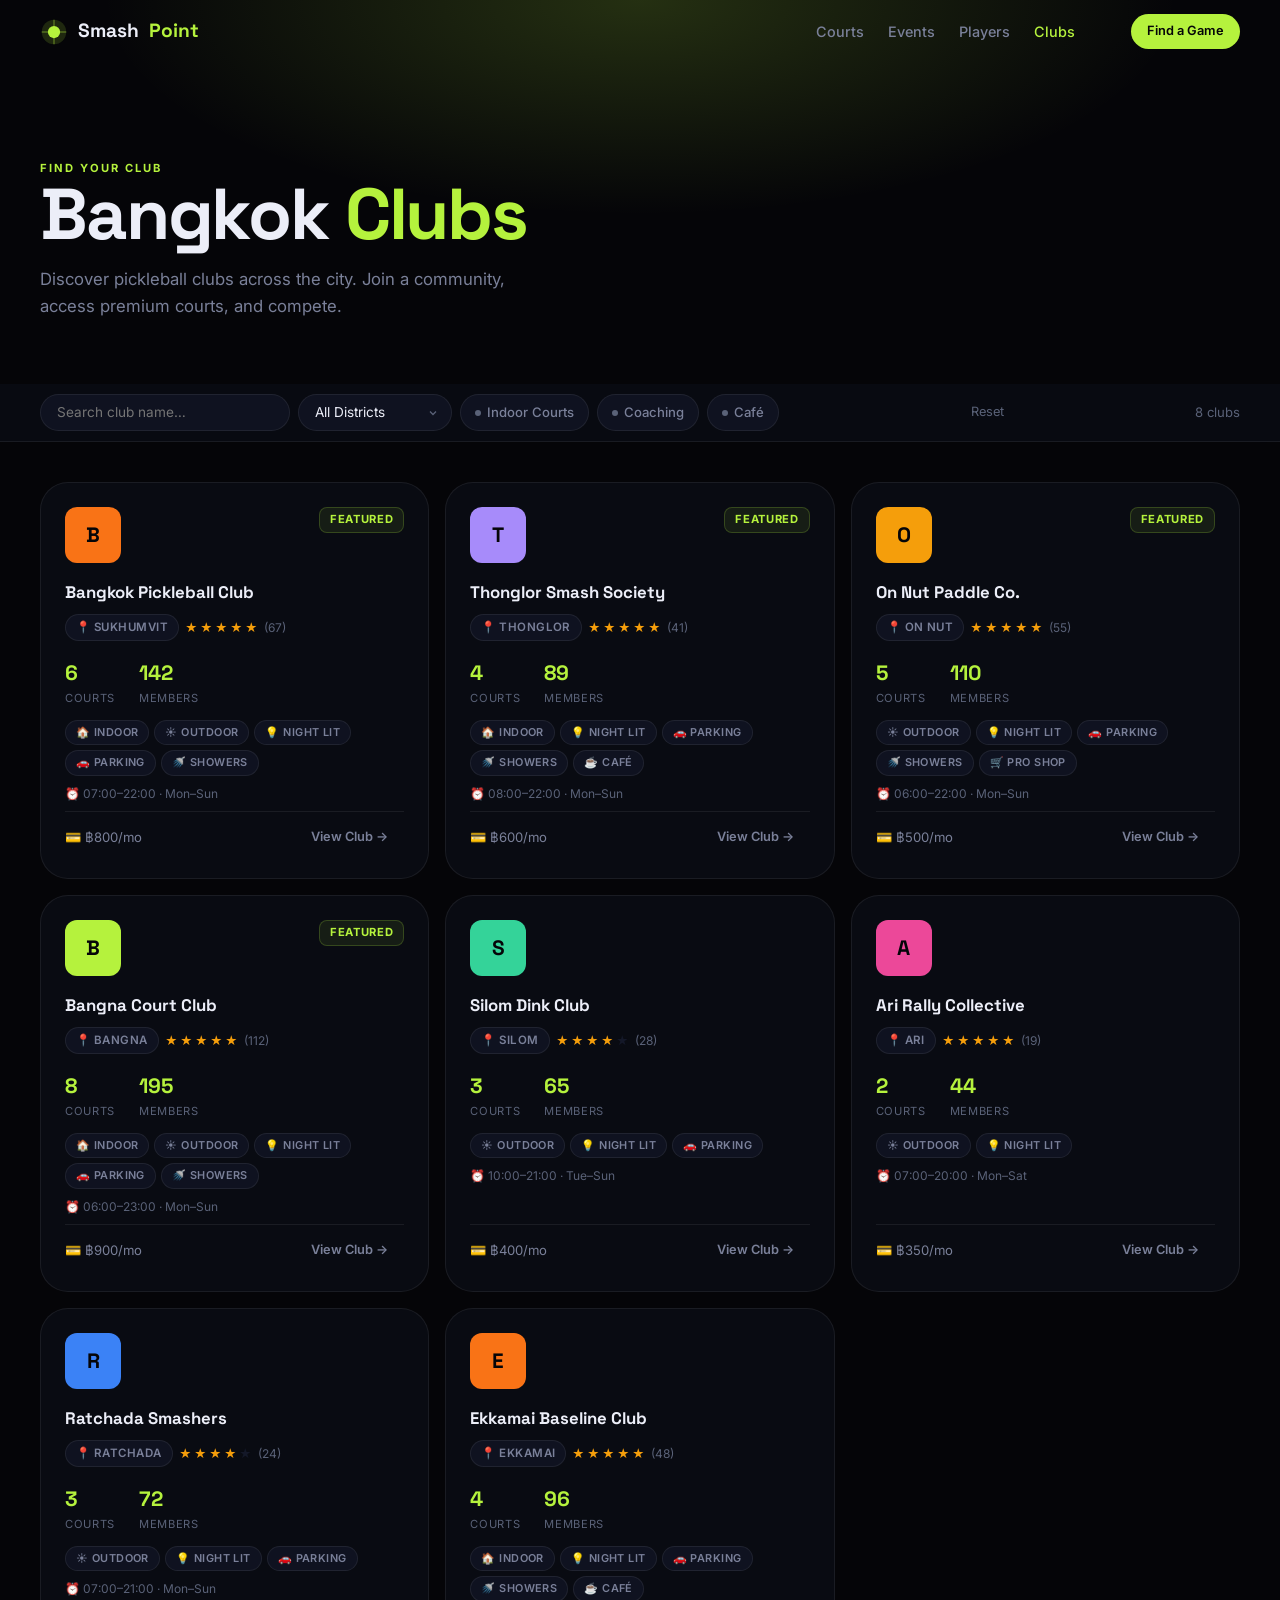
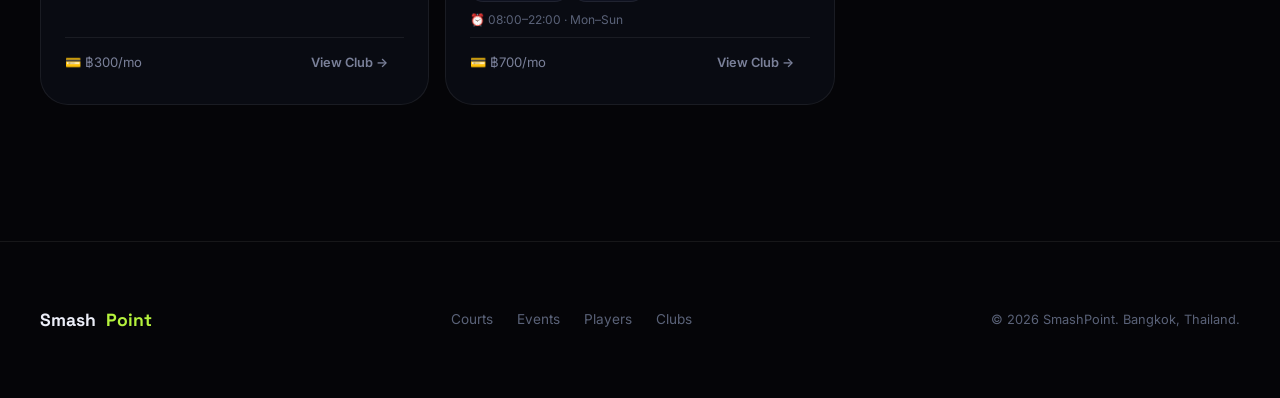
<file: pickleball-app/club-detail.html>
<!DOCTYPE html>
<html lang="en">
<head>
  <meta charset="UTF-8">
  <meta name="viewport" content="width=device-width, initial-scale=1.0">
  <title>Club — SmashPoint</title>
  <link rel="stylesheet" href="css/main.css">
  <style>
    .club-hero {
      padding-top: calc(var(--nav-h) + var(--space-3xl));
      padding-bottom: var(--space-2xl);
      padding-left: var(--space-xl);
      padding-right: var(--space-xl);
      position: relative;
      overflow: hidden;
      border-bottom: 1px solid var(--border);
    }
    .club-hero-glow { position:absolute;inset:0;pointer-events:none; }
    .club-hero-inner {
      max-width: 1280px;
      margin: 0 auto;
      display: grid;
      grid-template-columns: auto 1fr;
      align-items: center;
      gap: var(--space-xl);
      position: relative;
      z-index: 2;
    }
    .club-logo-hero {
      width: 88px;
      height: 88px;
      border-radius: var(--r-lg);
      display: flex;
      align-items: center;
      justify-content: center;
      font-family: var(--font-head);
      font-size: 2.2rem;
      font-weight: 700;
      color: #050508;
      flex-shrink: 0;
    }
    .club-hero-name {
      font-family: var(--font-head);
      font-size: clamp(2rem, 5vw, 3.5rem);
      font-weight: 700;
      letter-spacing: -0.02em;
      line-height: 1.1;
    }
    .club-stats-bar {
      background: var(--surface);
      border-bottom: 1px solid var(--border);
      padding: var(--space-md) var(--space-xl);
    }
    .club-stats-bar-inner {
      max-width: 1280px;
      margin: 0 auto;
      display: flex;
      gap: var(--space-2xl);
      flex-wrap: wrap;
    }
    .cs { text-align: center; }
    .cs-num { font-family:var(--font-head);font-size:1.5rem;font-weight:700;color:var(--accent); }
    .cs-label { font-size:0.72rem;color:var(--muted);text-transform:uppercase;letter-spacing:0.08em; }

    .club-content {
      max-width: 1280px;
      margin: 0 auto;
      padding: var(--space-2xl) var(--space-xl);
      display: grid;
      grid-template-columns: 1fr 320px;
      gap: var(--space-2xl);
    }
    .section-card {
      background: var(--surface);
      border: 1px solid var(--border);
      border-radius: var(--r-xl);
      padding: var(--space-lg);
      margin-bottom: var(--space-lg);
    }
    .section-card h3 {
      font-family: var(--font-head);
      font-size: 0.95rem;
      font-weight: 700;
      margin-bottom: var(--space-md);
      padding-bottom: var(--space-sm);
      border-bottom: 1px solid var(--border);
    }

    /* Courts list */
    .court-mini {
      display: flex;
      align-items: center;
      justify-content: space-between;
      padding: var(--space-sm) 0;
      border-bottom: 1px solid var(--border);
    }
    .court-mini:last-child { border-bottom: none; }
    .court-mini-name { font-weight: 600; font-size: 0.88rem; }
    .court-mini-sub  { font-size: 0.72rem; color: var(--muted); margin-top: 2px; }

    /* Member row */
    .member-row {
      display: flex;
      align-items: center;
      gap: var(--space-md);
      padding: 8px 0;
      border-bottom: 1px solid var(--border);
      text-decoration: none;
      color: inherit;
      transition: background 0.15s;
      border-radius: var(--r-sm);
    }
    .member-row:last-child { border-bottom: none; }
    .member-row:hover { background: var(--surface2); }
    .member-name { font-size: 0.88rem; font-weight: 600; flex: 1; }
    .member-rating { font-family:var(--font-head);font-size:0.9rem;font-weight:700;color:var(--accent); }

    /* Event mini */
    .event-mini {
      display: flex;
      align-items: center;
      gap: var(--space-md);
      padding: var(--space-sm) 0;
      border-bottom: 1px solid var(--border);
    }
    .event-mini:last-child { border-bottom: none; }
    .event-mini-date { font-family:var(--font-head);font-size:0.8rem;font-weight:700;color:var(--accent);width:70px;flex-shrink:0; }
    .event-mini-name { font-size:0.85rem;font-weight:600; }
    .event-mini-sub  { font-size:0.72rem;color:var(--muted); }

    /* Gallery */
    .gallery {
      display: grid;
      grid-template-columns: repeat(3,1fr);
      gap: var(--space-sm);
      border-radius: var(--r-md);
      overflow: hidden;
      margin-bottom: var(--space-lg);
    }
    .gallery-cell {
      aspect-ratio: 4/3;
      border-radius: var(--r-sm);
      overflow: hidden;
    }
    .gallery-placeholder {
      width: 100%;
      height: 100%;
      transition: transform 0.3s;
    }
    .gallery-cell:hover .gallery-placeholder { transform: scale(1.05); }

    .back-link {
      display: inline-flex; align-items: center; gap: 6px;
      font-size: 0.82rem; color: var(--muted);
      margin-bottom: var(--space-md); transition: color 0.2s;
    }
    .back-link:hover { color: var(--accent); }

    @media (max-width: 900px) {
      .club-content { grid-template-columns: 1fr; }
      .club-hero, .club-stats-bar { padding-left:var(--space-md);padding-right:var(--space-md); }
      .gallery { grid-template-columns: repeat(2,1fr); }
    }
  </style>
</head>
<body data-page="clubs">
  <script src="js/data.js"></script>
  <script src="js/nav.js"></script>
  <div id="club-page"></div>

  <footer class="footer">
    <div class="footer-inner">
      <div class="footer-logo">Smash<span>Point</span></div>
      <div class="footer-links">
        <a href="courts.html">Courts</a>
        <a href="events.html">Events</a>
        <a href="players.html">Players</a>
        <a href="clubs.html">Clubs</a>
      </div>
      <div class="footer-copy">© 2026 SmashPoint. Bangkok, Thailand.</div>
    </div>
  </footer>

  <script>
    const params = new URLSearchParams(window.location.search);
    const cid = params.get('id');
    const club = clubs.find(c => c.id === cid);
    if (!club) { window.location.href = 'clubs.html'; }
    else {
      document.title = club.name + ' — SmashPoint';
      const color = getAvatarColor(club.id);
      const initial = club.name[0];
      const mapsUrl = `https://www.google.com/maps?q=${club.lat},${club.lng}`;

      const clubCourts = courts.filter(c => c.club_id === club.id);
      const clubEvents = events.filter(e => e.club_id === club.id).sort((a,b) => a.date.localeCompare(b.date)).slice(0,6);
      const clubPlayers = players.filter(p => p.club_id === club.id).sort((a,b) => b.rating - a.rating).slice(0,8);

      // Gallery: colored placeholder boxes
      const galleryColors = ['#0f1220','#141828','#0a0d18','#111522','#0d1016','#131723'];
      const galleryPatterns = [
        'repeating-linear-gradient(45deg,transparent,transparent 10px,rgba(181,242,61,0.03) 10px,rgba(181,242,61,0.03) 20px)',
        'repeating-linear-gradient(-45deg,transparent,transparent 10px,rgba(59,130,246,0.03) 10px,rgba(59,130,246,0.03) 20px)',
        'repeating-linear-gradient(0deg,transparent,transparent 12px,rgba(249,115,22,0.03) 12px,rgba(249,115,22,0.03) 24px)',
      ];

      const galleryHtml = [0,1,2,3,4,5].map(i => `
        <div class="gallery-cell">
          <div class="gallery-placeholder" style="background:${galleryColors[i]};${galleryPatterns[i%3]}">
            <div style="width:100%;height:100%;display:flex;align-items:center;justify-content:center;opacity:0.3;font-size:2rem">🏓</div>
          </div>
        </div>
      `).join('');

      const amenityHtml = club.amenities.map(a => {
        const ai = amenityIcon(a);
        return `<span class="badge badge-surface">${ai.icon} ${ai.label}</span>`;
      }).join('');

      document.getElementById('club-page').innerHTML = `
        <!-- Hero -->
        <div class="club-hero">
          <div class="club-hero-glow" style="background:radial-gradient(ellipse 50% 80% at 10% 0%,${color}22,transparent 70%)"></div>
          <div class="club-hero-inner">
            <div class="club-logo-hero" style="background:${color}">${initial}</div>
            <div>
              <a href="clubs.html" class="back-link">← All Clubs</a>
              <div class="club-hero-name">${club.name}</div>
              <div style="display:flex;gap:var(--space-sm);margin-top:var(--space-sm);flex-wrap:wrap;align-items:center">
                <span class="badge badge-surface">📍 ${club.district}</span>
                <div class="stars">${renderStars(club.rating)}</div>
                <span style="font-size:0.78rem;color:var(--muted)">${club.rating} (${club.reviews_count} reviews)</span>
                ${club.featured ? '<span class="badge badge-accent">⭐ Featured</span>' : ''}
              </div>
            </div>
          </div>
        </div>

        <!-- Stats bar -->
        <div class="club-stats-bar">
          <div class="club-stats-bar-inner">
            <div class="cs"><div class="cs-num">${club.courts_count}</div><div class="cs-label">Courts</div></div>
            <div class="cs"><div class="cs-num">${club.member_count}</div><div class="cs-label">Members</div></div>
            <div class="cs"><div class="cs-num">${club.membership_fee ? '฿'+club.membership_fee : 'Free'}</div><div class="cs-label">Membership/mo</div></div>
            <div class="cs"><div class="cs-num">${club.founded}</div><div class="cs-label">Founded</div></div>
            <div class="cs"><div class="cs-num">${club.hours.open}–${club.hours.close}</div><div class="cs-label">Hours Today</div></div>
          </div>
        </div>

        <!-- Gallery -->
        <div style="padding:var(--space-xl);max-width:1280px;margin:0 auto">
          <div class="gallery">${galleryHtml}</div>
        </div>

        <!-- Content -->
        <div class="club-content">
          <div>
            <!-- About -->
            <div class="section-card">
              <h3>About ${club.name}</h3>
              <p style="font-size:0.9rem;color:var(--muted2);line-height:1.7">${club.description}</p>
              <div style="margin-top:var(--space-md);display:flex;flex-wrap:wrap;gap:6px">${amenityHtml}</div>
            </div>

            <!-- Courts -->
            <div class="section-card">
              <h3>Courts at this Club</h3>
              ${clubCourts.length === 0
                ? '<p style="color:var(--muted);font-size:0.85rem">No individual courts listed.</p>'
                : clubCourts.map(ct => `
                    <div class="court-mini">
                      <div>
                        <div class="court-mini-name">${ct.name}</div>
                        <div class="court-mini-sub">${ct.courts_count} courts · ${ct.surface} · ${ct.indoor ? 'Indoor' : 'Outdoor'} ${ct.lit ? '· 💡 Lit' : ''}</div>
                      </div>
                      <div style="text-align:right">
                        <div style="font-family:var(--font-head);font-weight:700;color:var(--accent);font-size:0.95rem">
                          ${ct.price_per_hour === 0 ? 'Free' : '฿'+ct.price_per_hour+'/hr'}
                        </div>
                        <div style="font-size:0.72rem;color:var(--muted)">${ct.hours.open}–${ct.hours.close}</div>
                      </div>
                    </div>
                  `).join('')
              }
            </div>

            <!-- Events -->
            <div class="section-card">
              <h3>Upcoming Events</h3>
              ${clubEvents.length === 0
                ? '<p style="color:var(--muted);font-size:0.85rem">No upcoming events listed.</p>'
                : clubEvents.map(ev => {
                    const type = getEventTypeBadge(ev.type);
                    return `
                      <div class="event-mini">
                        <div class="event-mini-date">${formatDate(ev.date)}</div>
                        <div>
                          <div class="event-mini-name">${ev.title}</div>
                          <div class="event-mini-sub">${ev.time_start}–${ev.time_end} · <span class="badge ${type.cls}" style="font-size:0.65rem">${type.label}</span></div>
                        </div>
                        <span style="font-family:var(--font-head);font-weight:700;color:var(--orange);font-size:0.85rem;margin-left:auto">${ev.price === 0 ? 'Free' : '฿'+ev.price}</span>
                      </div>
                    `;
                  }).join('')
              }
              <a href="events.html" class="btn btn-ghost btn-sm" style="margin-top:var(--space-sm)">All Events →</a>
            </div>
          </div>

          <!-- Sidebar -->
          <aside>
            <!-- Members -->
            <div class="section-card">
              <h3>Top Members</h3>
              ${clubPlayers.length === 0
                ? '<p style="color:var(--muted);font-size:0.85rem">No members listed.</p>'
                : clubPlayers.map((p,i) => {
                    const tier = getSkillTier(p.skill_level);
                    return `
                      <a class="member-row" href="player-detail.html?id=${p.id}">
                        <div class="avatar" style="background:${getAvatarColor(p.id)}">${getInitials(p.name)}</div>
                        <div style="flex:1">
                          <div class="member-name">${p.name}</div>
                          <span class="badge skill-${tier}" style="font-size:0.65rem">${p.skill_level}</span>
                        </div>
                        <div class="member-rating">${p.rating.toFixed(1)}</div>
                      </a>
                    `;
                  }).join('')
              }
              <a href="players.html" class="btn btn-ghost btn-sm" style="margin-top:var(--space-sm)">All Players →</a>
            </div>

            <!-- Contact -->
            <div class="section-card">
              <h3>Contact & Info</h3>
              <div style="display:flex;flex-direction:column;gap:8px;font-size:0.85rem;color:var(--muted2)">
                ${club.phone ? `<div>📞 ${club.phone}</div>` : ''}
                ${club.email ? `<div>✉️ <a href="mailto:${club.email}" style="color:var(--accent)">${club.email}</a></div>` : ''}
                ${club.instagram ? `<div>📷 ${club.instagram}</div>` : ''}
                <div>⏰ ${club.hours.open}–${club.hours.close} · ${club.hours.days}</div>
              </div>
              <div style="margin-top:var(--space-md);display:flex;flex-direction:column;gap:var(--space-sm)">
                <button class="btn btn-fill" onclick="alert('Membership enquiry sent!')">Join This Club</button>
                <a href="${mapsUrl}" target="_blank" rel="noopener" class="btn btn-outline">Get Directions</a>
              </div>
            </div>
          </aside>
        </div>
      `;
    }
  </script>
</body>
</html>
</file>
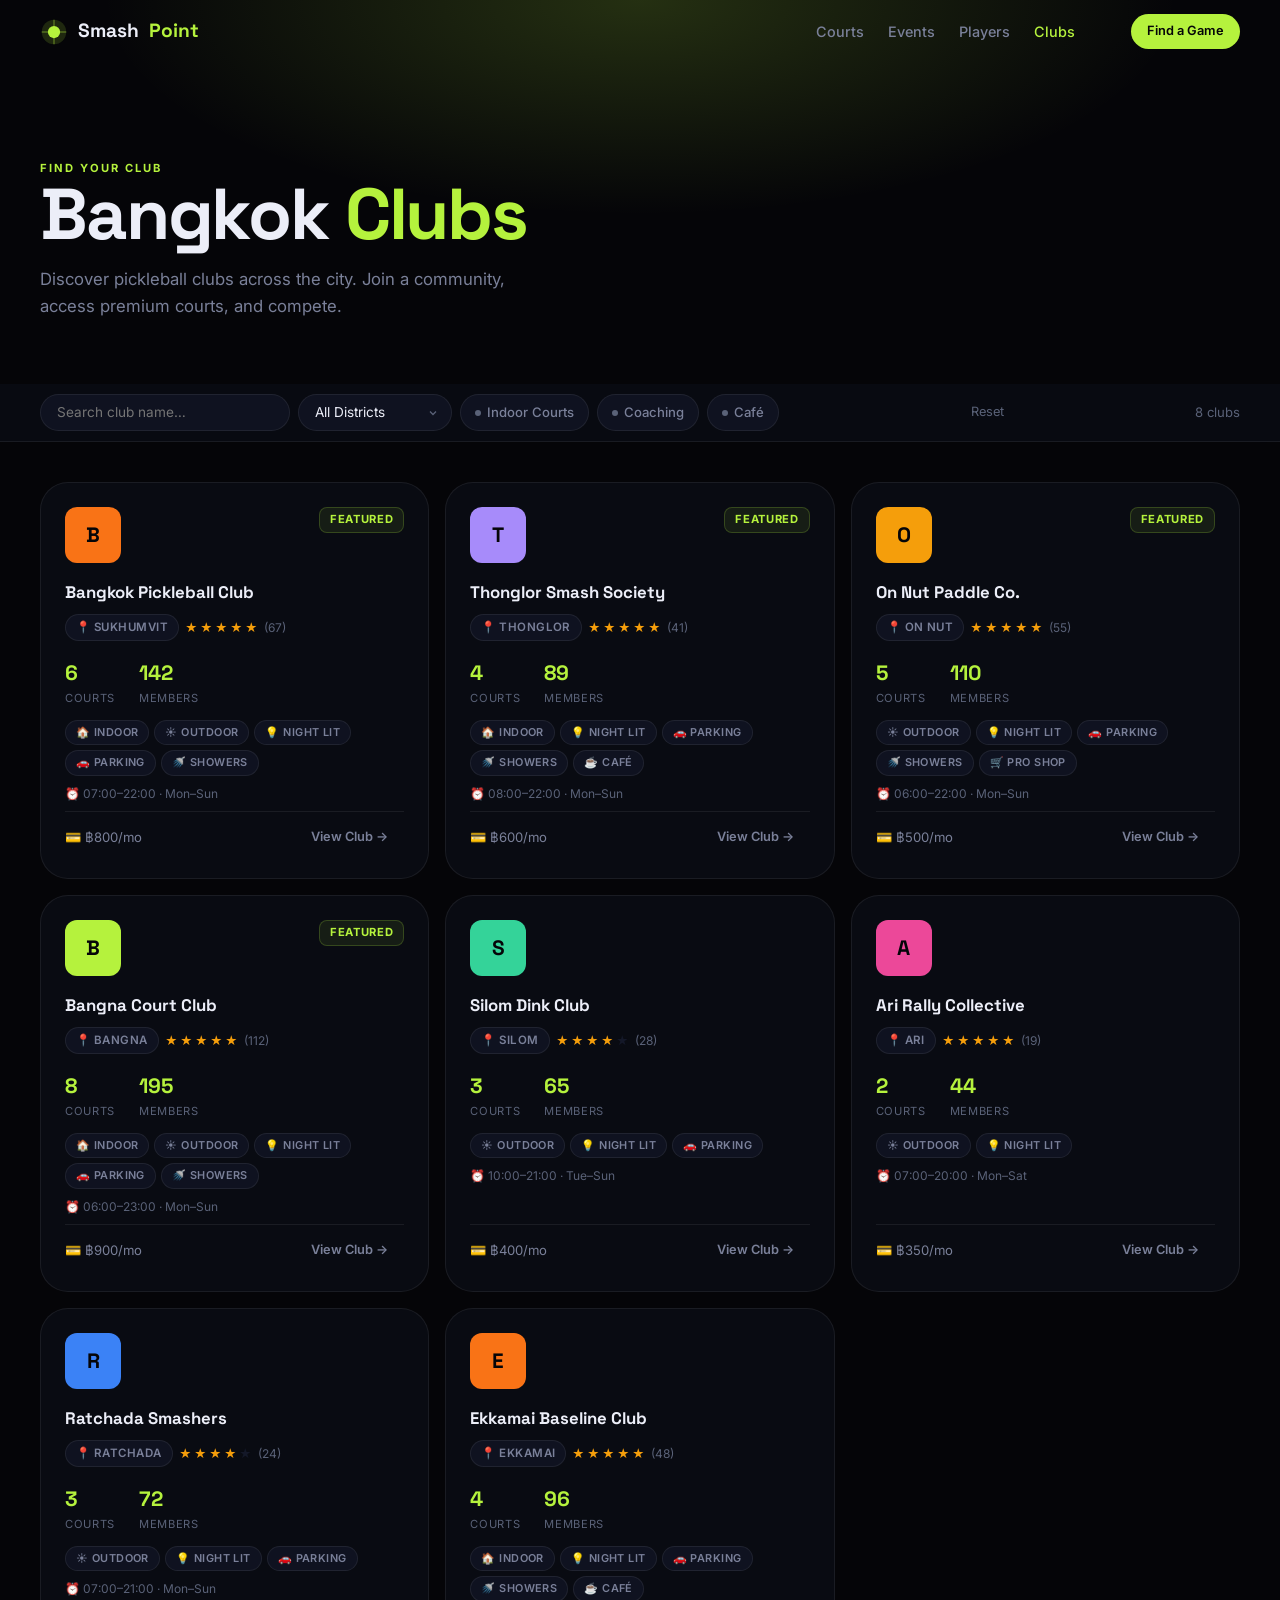
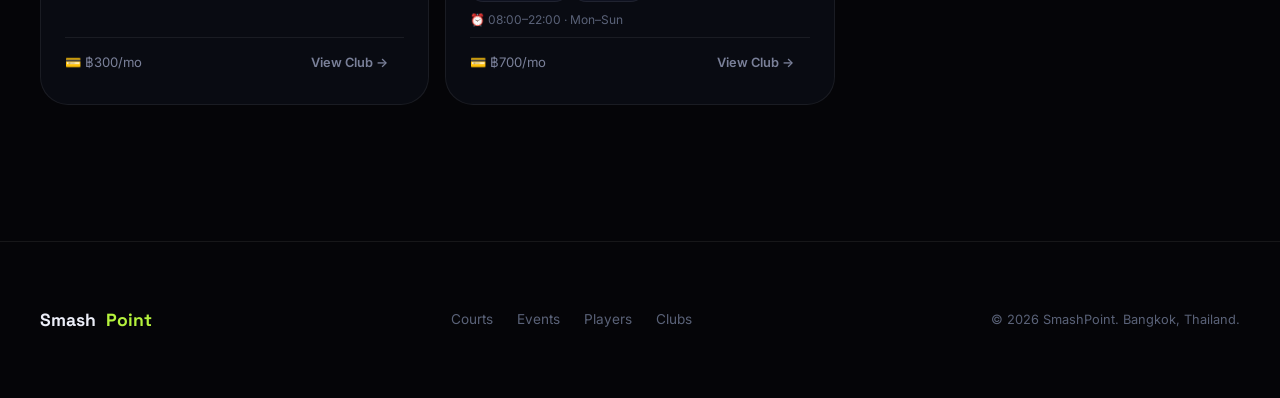
<file: pickleball-app/clubs.html>
<!DOCTYPE html>
<html lang="en">
<head>
  <meta charset="UTF-8">
  <meta name="viewport" content="width=device-width, initial-scale=1.0">
  <title>Clubs — SmashPoint</title>
  <link rel="stylesheet" href="css/main.css">
  <style>
    /* ── Club grid ──────────────────────────────────── */
    .clubs-section { padding: var(--space-xl); }
    .clubs-grid {
      display: grid;
      grid-template-columns: repeat(3, 1fr);
      gap: var(--space-md);
    }

    /* ── Club card ──────────────────────────────────── */
    .club-card {
      background: var(--surface);
      border: 1px solid var(--border);
      border-radius: var(--r-xl);
      padding: var(--space-lg);
      text-decoration: none;
      color: inherit;
      display: flex;
      flex-direction: column;
      gap: var(--space-sm);
      transition: all 0.2s var(--ease);
    }
    .club-card:hover {
      border-color: var(--border-hi);
      transform: translateY(-3px);
      box-shadow: 0 12px 32px rgba(0,0,0,0.4);
    }
    .club-logo {
      width: 56px;
      height: 56px;
      border-radius: var(--r-md);
      display: flex;
      align-items: center;
      justify-content: center;
      font-family: var(--font-head);
      font-size: 1.3rem;
      font-weight: 700;
      color: #050508;
      margin-bottom: var(--space-sm);
      flex-shrink: 0;
    }
    .club-name {
      font-family: var(--font-head);
      font-size: 1.05rem;
      font-weight: 700;
    }
    .club-meta {
      display: flex;
      flex-wrap: wrap;
      gap: 6px;
      align-items: center;
    }
    .club-stats {
      display: flex;
      gap: var(--space-lg);
      margin-top: var(--space-sm);
    }
    .cstat-num {
      font-family: var(--font-head);
      font-size: 1.3rem;
      font-weight: 700;
      color: var(--accent);
    }
    .cstat-label { font-size: 0.7rem; color: var(--muted); text-transform: uppercase; letter-spacing: 0.06em; }
    .club-amenities {
      display: flex;
      flex-wrap: wrap;
      gap: 5px;
      margin-top: 4px;
    }
    .club-hours { font-size: 0.75rem; color: var(--muted); }
    .club-price {
      font-size: 0.82rem;
      color: var(--muted2);
    }
    .club-footer {
      display: flex;
      align-items: center;
      justify-content: space-between;
      margin-top: auto;
      padding-top: var(--space-sm);
      border-top: 1px solid var(--border);
    }
    .featured-banner {
      background: var(--accent-dim);
      border: 1px solid rgba(181,242,61,0.2);
      border-radius: var(--r-sm);
      padding: 3px 10px;
      font-size: 0.7rem;
      font-weight: 700;
      color: var(--accent);
      letter-spacing: 0.06em;
      text-transform: uppercase;
    }

    @media (max-width: 1100px) { .clubs-grid { grid-template-columns: repeat(2,1fr); } }
    @media (max-width: 700px)  { .clubs-grid { grid-template-columns: 1fr; } }
    @media (max-width: 900px)  { .clubs-section { padding: var(--space-md); } }
  </style>
</head>
<body data-page="clubs">
  <script src="js/data.js"></script>
  <script src="js/nav.js"></script>

  <!-- Page hero -->
  <div class="page-hero">
    <div class="page-hero-glow"></div>
    <div class="page-hero-inner">
      <div class="eyebrow">Find Your Club</div>
      <h1 class="page-title">Bangkok <em>Clubs</em></h1>
      <p class="page-sub">Discover pickleball clubs across the city. Join a community, access premium courts, and compete.</p>
    </div>
  </div>

  <!-- Filter bar -->
  <div class="filter-bar">
    <input type="text" class="filter-input" id="f-search" placeholder="Search club name…">
    <select class="filter-select" id="f-district">
      <option value="all">All Districts</option>
    </select>
    <button class="filter-toggle" id="f-indoor"><span class="dot"></span>Indoor Courts</button>
    <button class="filter-toggle" id="f-coaching"><span class="dot"></span>Coaching</button>
    <button class="filter-toggle" id="f-cafe"><span class="dot"></span>Café</button>
    <span class="filter-reset" id="f-reset">Reset</span>
    <span class="filter-count" id="f-count"></span>
  </div>

  <div class="clubs-section">
    <div class="clubs-grid" id="clubs-grid"></div>
  </div>

  <footer class="footer">
    <div class="footer-inner">
      <div class="footer-logo">Smash<span>Point</span></div>
      <div class="footer-links">
        <a href="courts.html">Courts</a>
        <a href="events.html">Events</a>
        <a href="players.html">Players</a>
        <a href="clubs.html">Clubs</a>
      </div>
      <div class="footer-copy">© 2026 SmashPoint. Bangkok, Thailand.</div>
    </div>
  </footer>

  <script src="js/clubs.js"></script>
</body>
</html>
</file>
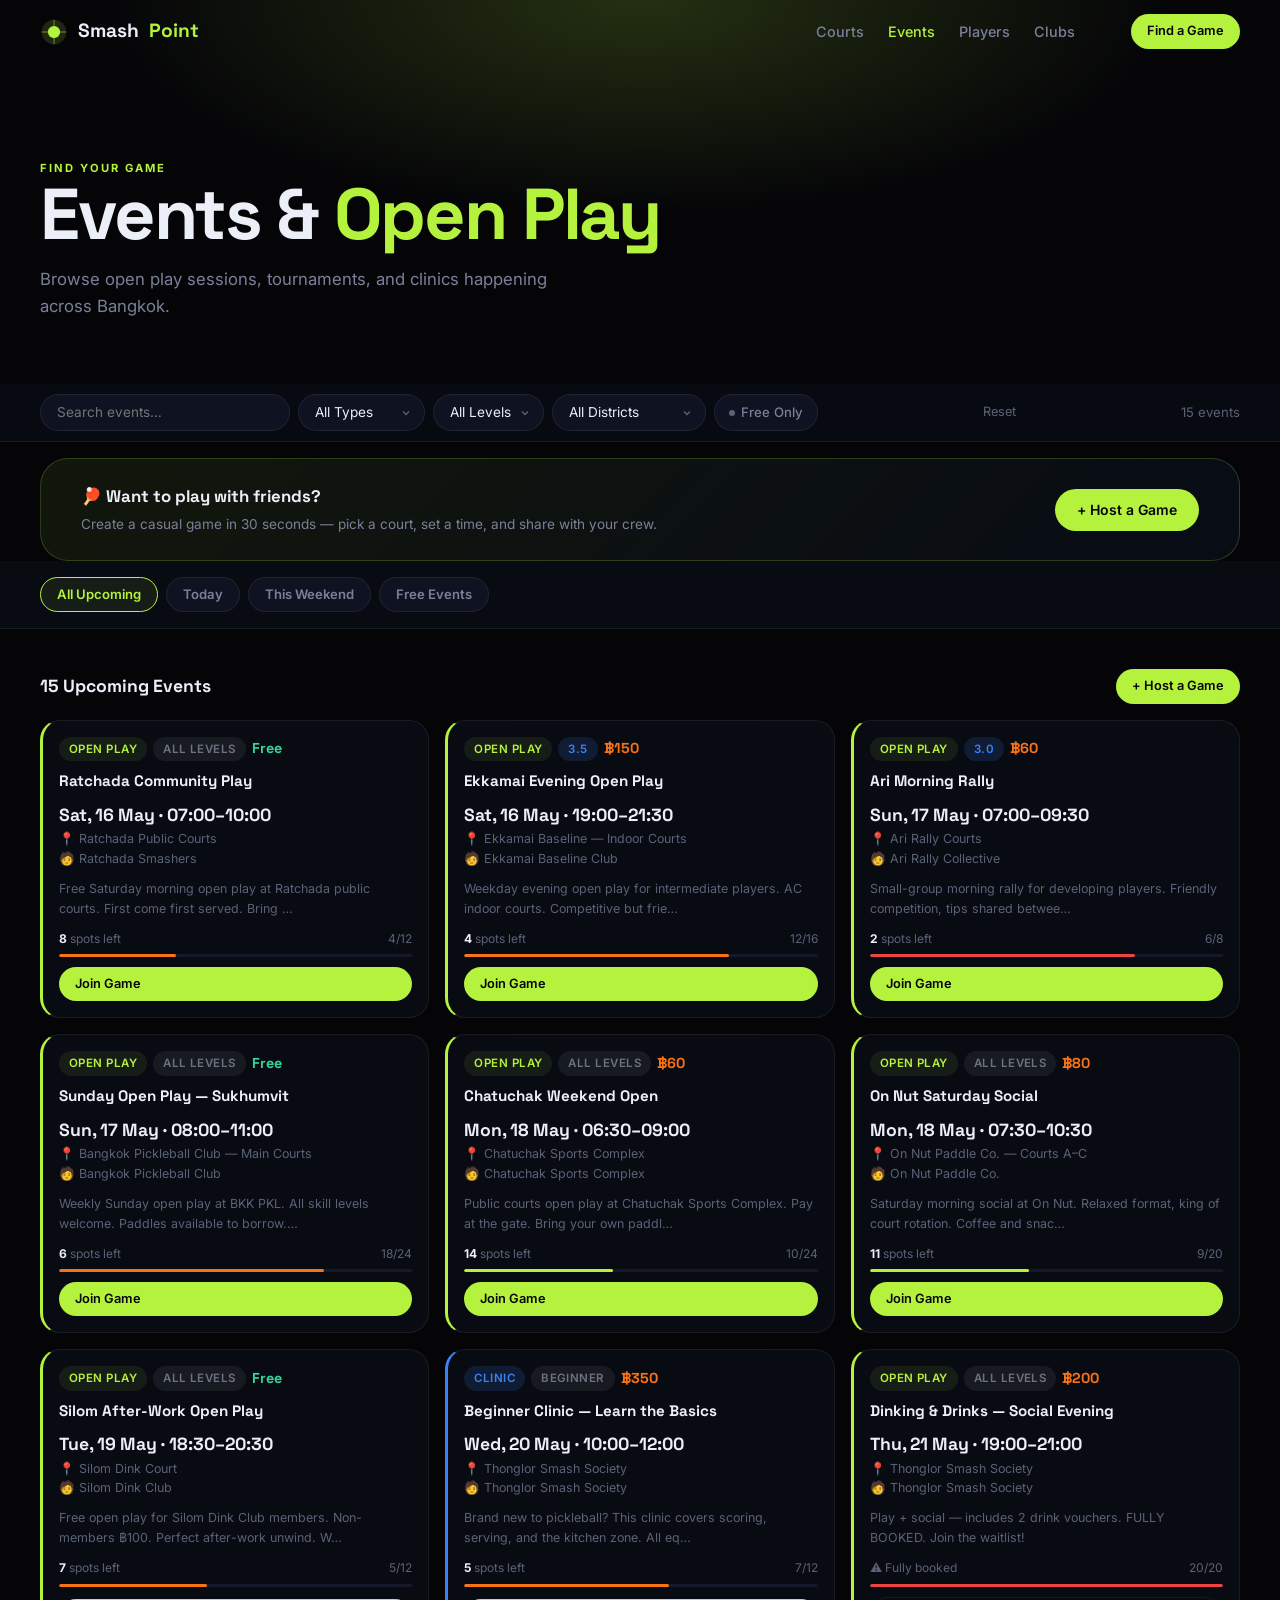
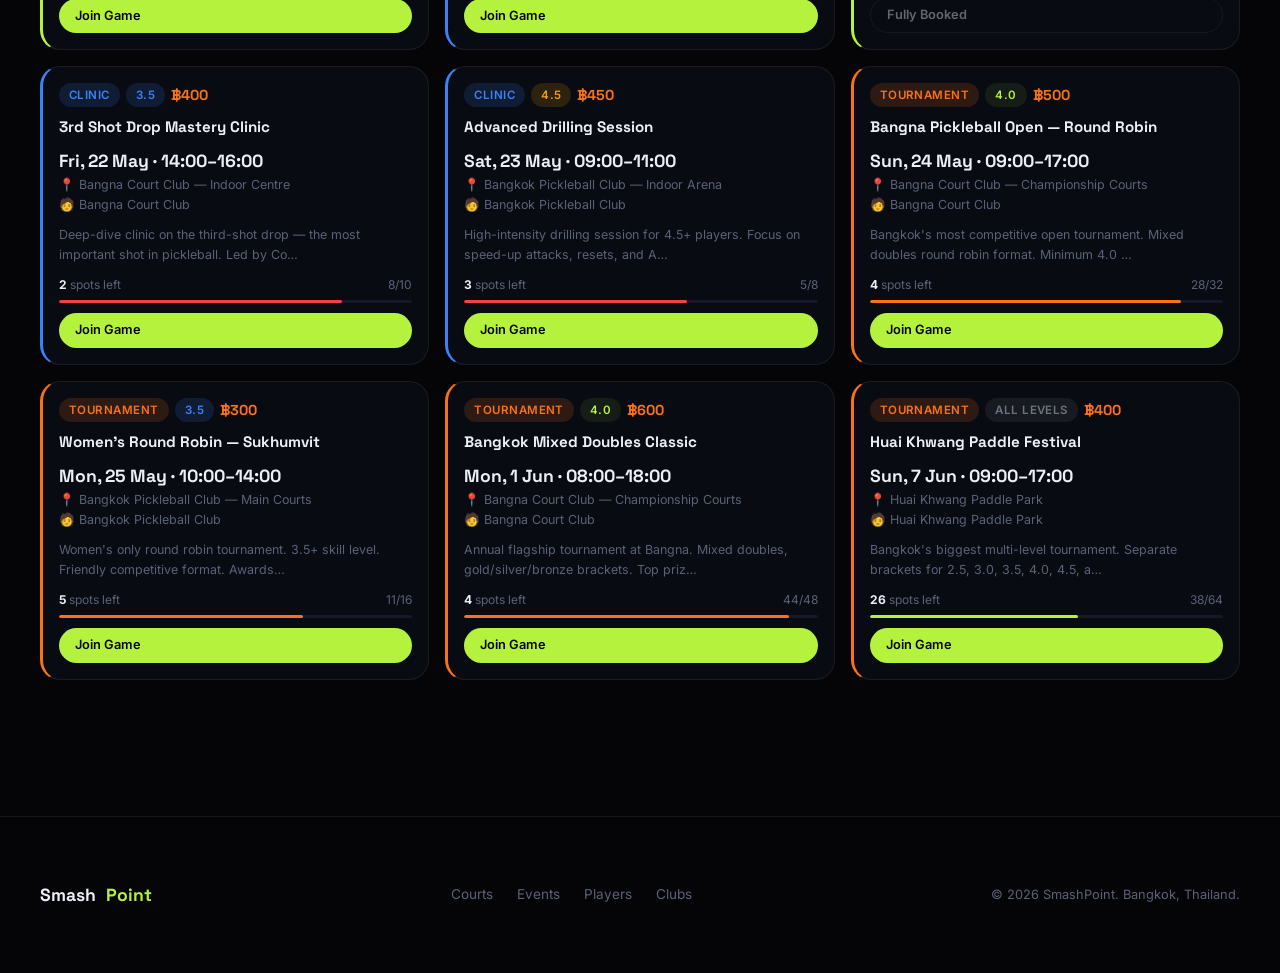
<file: pickleball-app/events.html>
<!DOCTYPE html>
<html lang="en">
<head>
  <meta charset="UTF-8">
  <meta name="viewport" content="width=device-width, initial-scale=1.0">
  <title>Events — SmashPoint</title>
  <link rel="stylesheet" href="css/main.css">
  <style>
    /* ── Quick-filter tabs ──────────────────────────── */
    .quick-tabs {
      display: flex;
      gap: var(--space-sm);
      padding: var(--space-md) var(--space-xl);
      background: var(--surface);
      border-bottom: 1px solid var(--border);
    }
    .quick-tab {
      padding: 6px 16px;
      border-radius: var(--r-pill);
      font-size: 0.82rem;
      font-weight: 600;
      color: var(--muted2);
      background: var(--surface2);
      border: 1px solid var(--border);
      cursor: pointer;
      transition: all 0.2s;
    }
    .quick-tab.active {
      background: var(--accent-dim);
      color: var(--accent);
      border-color: var(--accent);
    }

    /* ── Events grid ────────────────────────────────── */
    .events-section { padding: var(--space-xl); }
    .events-grid {
      display: grid;
      grid-template-columns: repeat(3, 1fr);
      gap: var(--space-md);
    }

    /* ── Event card ─────────────────────────────────── */
    .event-card {
      background: var(--surface);
      border: 1px solid var(--border);
      border-radius: var(--r-lg);
      padding: var(--space-md);
      border-left: 3px solid var(--border);
      transition: all 0.2s var(--ease);
      display: flex;
      flex-direction: column;
      gap: 10px;
    }
    .event-card:hover { border-color: var(--border-hi); transform: translateY(-2px); box-shadow: 0 8px 24px rgba(0,0,0,0.3); }
    .event-card.open_play  { border-left-color: var(--accent); }
    .event-card.tournament { border-left-color: var(--orange); }
    .event-card.clinic     { border-left-color: var(--blue); }

    .event-title {
      font-family: var(--font-head);
      font-size: 0.95rem;
      font-weight: 700;
      color: var(--text);
      line-height: 1.3;
    }
    .event-datetime {
      font-family: var(--font-head);
      font-size: 1.1rem;
      font-weight: 700;
      color: var(--text);
    }
    .event-sub {
      font-size: 0.78rem;
      color: var(--muted);
    }
    .event-meta {
      display: flex;
      flex-wrap: wrap;
      gap: 6px;
      align-items: center;
    }
    .event-price {
      font-family: var(--font-head);
      font-weight: 700;
      font-size: 0.9rem;
    }
    .event-price.free { color: #34d399; }
    .event-price.paid { color: var(--orange); }

    .spots-row {
      display: flex;
      align-items: center;
      justify-content: space-between;
      font-size: 0.75rem;
      color: var(--muted);
    }
    .spots-row strong { color: var(--text); }

    .event-actions {
      display: flex;
      gap: var(--space-sm);
      margin-top: auto;
    }
    .register-btn {
      flex: 1;
    }
    .register-btn.registered {
      background: var(--accent-dim);
      color: var(--accent);
      border-color: var(--accent);
    }

    .results-header {
      display: flex;
      align-items: center;
      justify-content: space-between;
      margin-bottom: var(--space-md);
    }
    .results-header h2 {
      font-family: var(--font-head);
      font-size: 1.1rem;
      font-weight: 700;
    }

    /* ── Community event badge ──────────────────────── */
    .event-card.social { border-left-color: #a78bfa; }
    .badge-purple { background: rgba(167,139,250,0.15); color: #a78bfa; }

    /* ── Host a Game CTA banner ─────────────────────── */
    .host-banner {
      margin: var(--space-md) var(--space-xl) 0;
      background: linear-gradient(135deg, rgba(181,242,61,0.08) 0%, rgba(59,130,246,0.06) 100%);
      border: 1px solid rgba(181,242,61,0.2);
      border-radius: var(--r-xl);
      padding: var(--space-lg) var(--space-xl);
      display: flex;
      align-items: center;
      gap: var(--space-lg);
    }
    .host-banner-text { flex: 1; }
    .host-banner-text h3 {
      font-family: var(--font-head);
      font-size: 1.05rem;
      font-weight: 700;
      margin-bottom: 4px;
    }
    .host-banner-text p { font-size: 0.85rem; color: var(--muted2); }

    /* ── Modal ──────────────────────────────────────── */
    .modal-backdrop {
      position: fixed;
      inset: 0;
      background: rgba(0,0,0,0.75);
      backdrop-filter: blur(8px);
      z-index: 2000;
      display: flex;
      align-items: center;
      justify-content: center;
      padding: var(--space-md);
      opacity: 0;
      pointer-events: none;
      transition: opacity 0.25s;
    }
    .modal-backdrop.open {
      opacity: 1;
      pointer-events: all;
    }
    .modal {
      background: var(--surface);
      border: 1px solid var(--border-hi);
      border-radius: var(--r-xl);
      width: 100%;
      max-width: 560px;
      max-height: 92vh;
      overflow-y: auto;
      padding: var(--space-xl);
      transform: translateY(24px);
      transition: transform 0.25s;
      scrollbar-width: thin;
      scrollbar-color: var(--surface3) transparent;
    }
    .modal-backdrop.open .modal { transform: translateY(0); }
    .modal-head {
      display: flex;
      align-items: flex-start;
      justify-content: space-between;
      margin-bottom: var(--space-xl);
    }
    .modal-head h2 {
      font-family: var(--font-head);
      font-size: 1.4rem;
      font-weight: 700;
    }
    .modal-head p { font-size: 0.85rem; color: var(--muted2); margin-top: 4px; }
    .modal-close {
      width: 32px; height: 32px;
      border-radius: 50%;
      background: var(--surface2);
      border: 1px solid var(--border);
      color: var(--muted2);
      font-size: 1.1rem;
      display: flex; align-items: center; justify-content: center;
      cursor: pointer;
      flex-shrink: 0;
      transition: all 0.2s;
    }
    .modal-close:hover { background: var(--surface3); color: var(--text); }

    /* Form fields */
    .form-group { margin-bottom: var(--space-md); }
    .form-label {
      display: block;
      font-size: 0.78rem;
      font-weight: 600;
      color: var(--muted2);
      letter-spacing: 0.05em;
      text-transform: uppercase;
      margin-bottom: 6px;
    }
    .form-input, .form-select, .form-textarea {
      width: 100%;
      background: var(--surface2);
      border: 1px solid var(--border);
      border-radius: var(--r-md);
      padding: 10px 14px;
      color: var(--text);
      font-size: 0.9rem;
      font-family: var(--font-body);
      outline: none;
      transition: border-color 0.2s;
    }
    .form-input:focus, .form-select:focus, .form-textarea:focus {
      border-color: var(--accent);
    }
    .form-select {
      appearance: none;
      background-image: url("data:image/svg+xml,%3Csvg xmlns='http://www.w3.org/2000/svg' width='12' height='12' viewBox='0 0 24 24' fill='none' stroke='%235a6278' stroke-width='2.5'%3E%3Cpolyline points='6 9 12 15 18 9'/%3E%3C/svg%3E");
      background-repeat: no-repeat;
      background-position: right 14px center;
      padding-right: 36px;
      cursor: pointer;
    }
    .form-textarea { resize: vertical; min-height: 80px; }
    .form-row { display: grid; grid-template-columns: 1fr 1fr; gap: var(--space-md); }
    .form-hint { font-size: 0.72rem; color: var(--muted); margin-top: 4px; }
    .form-error { font-size: 0.75rem; color: #ef4444; margin-top: 4px; display: none; }
    .form-error.show { display: block; }

    /* Type selector pills */
    .type-pills { display: flex; gap: var(--space-sm); flex-wrap: wrap; }
    .type-pill {
      padding: 7px 16px;
      border-radius: var(--r-pill);
      border: 1px solid var(--border);
      background: var(--surface2);
      color: var(--muted2);
      font-size: 0.82rem;
      font-weight: 600;
      cursor: pointer;
      transition: all 0.2s;
    }
    .type-pill.active { border-color: var(--accent); color: var(--accent); background: var(--accent-dim); }
    .type-pill[data-val="tournament"].active { border-color: var(--orange); color: var(--orange); background: var(--orange-glow); }
    .type-pill[data-val="clinic"].active { border-color: var(--blue); color: var(--blue); background: var(--blue-glow); }
    .type-pill[data-val="social"].active { border-color: #a78bfa; color: #a78bfa; background: rgba(167,139,250,0.1); }

    /* Success state */
    .modal-success {
      text-align: center;
      padding: var(--space-xl) 0;
      display: none;
    }
    .modal-success.show { display: block; }
    .modal-success .icon { font-size: 3rem; margin-bottom: var(--space-md); }
    .modal-success h3 { font-family: var(--font-head); font-size: 1.2rem; font-weight: 700; margin-bottom: var(--space-sm); }
    .modal-success p { color: var(--muted2); font-size: 0.9rem; }

    @media (max-width: 1100px) { .events-grid { grid-template-columns: repeat(2,1fr); } }
    @media (max-width: 700px)  { .events-grid { grid-template-columns: 1fr; } }
    @media (max-width: 900px) {
      .events-section { padding: var(--space-md); }
      .quick-tabs { padding: var(--space-sm) var(--space-md); }
      .host-banner { margin-left: var(--space-md); margin-right: var(--space-md); flex-direction: column; }
      .form-row { grid-template-columns: 1fr; }
    }

    /* ── Matchmaking modal ──────────────────────────────── */
    .mm-format-toggle {
      display: flex;
      background: var(--surface2);
      border: 1px solid var(--border);
      border-radius: var(--r-md);
      padding: 3px;
      gap: 3px;
      width: fit-content;
      margin-bottom: var(--space-md);
    }
    .mm-fmt-btn {
      padding: 6px 20px;
      border-radius: calc(var(--r-md) - 2px);
      font-size: 0.82rem;
      font-weight: 600;
      color: var(--muted2);
      transition: all 0.2s;
    }
    .mm-fmt-btn.active {
      background: var(--surface);
      color: var(--accent);
      border: 1px solid rgba(181,242,61,0.3);
    }
    .mm-section { margin-bottom: var(--space-md); }
    .mm-section-head {
      display: flex;
      align-items: center;
      justify-content: space-between;
      margin-bottom: var(--space-sm);
    }
    .mm-section-title {
      font-size: 0.72rem;
      font-weight: 700;
      color: var(--muted2);
      text-transform: uppercase;
      letter-spacing: 0.08em;
    }
    .mm-player-count { font-size: 0.78rem; color: var(--muted); }
    .mm-roster-list {
      display: flex;
      flex-direction: column;
      gap: 6px;
      max-height: 200px;
      overflow-y: auto;
      scrollbar-width: thin;
      scrollbar-color: var(--surface3) transparent;
    }
    .mm-player-row {
      display: flex;
      align-items: center;
      gap: var(--space-sm);
      background: var(--surface2);
      border: 1px solid var(--border);
      border-radius: var(--r-md);
      padding: 8px 12px;
    }
    .mm-player-name { flex: 1; font-size: 0.875rem; font-weight: 500; }
    .mm-player-self {
      font-size: 0.68rem;
      font-weight: 700;
      color: var(--accent);
      background: var(--accent-dim);
      padding: 1px 6px;
      border-radius: var(--r-pill);
      border: 1px solid rgba(181,242,61,0.2);
    }
    .mm-controls {
      display: flex;
      align-items: center;
      justify-content: space-between;
      gap: var(--space-sm);
      padding-top: var(--space-md);
      border-top: 1px solid var(--border);
    }
    .mm-courts { display: flex; flex-direction: column; gap: var(--space-md); }
    .mm-court-card {
      background: var(--surface2);
      border: 1px solid var(--border);
      border-radius: var(--r-lg);
      padding: var(--space-md);
    }
    .mm-court-label {
      font-family: var(--font-head);
      font-size: 0.68rem;
      font-weight: 700;
      color: var(--accent);
      text-transform: uppercase;
      letter-spacing: 0.1em;
      margin-bottom: var(--space-sm);
    }
    .mm-matchup {
      display: grid;
      grid-template-columns: 1fr auto 1fr;
      gap: var(--space-sm);
      align-items: center;
    }
    .mm-team { display: flex; flex-direction: column; gap: 6px; }
    .mm-team-right { align-items: flex-end; text-align: right; }
    .mm-team-player { display: flex; align-items: center; gap: 6px; font-size: 0.85rem; }
    .mm-team-right .mm-team-player { flex-direction: row-reverse; }
    .mm-vs {
      font-family: var(--font-head);
      font-weight: 700;
      font-size: 0.78rem;
      color: var(--muted);
      text-align: center;
      padding: 0 4px;
    }
    .mm-result-btns { display: flex; gap: var(--space-sm); flex-wrap: wrap; }
    .mm-bye { font-size: 0.8rem; color: var(--muted); font-style: italic; margin-top: 8px; }
    .mm-winner-badge {
      display: inline-block;
      font-size: 0.72rem;
      font-weight: 700;
      color: var(--accent);
      background: var(--accent-dim);
      border: 1px solid rgba(181,242,61,0.2);
      padding: 3px 10px;
      border-radius: var(--r-pill);
    }
    .elo-toast {
      background: var(--surface3);
      border: 1px solid var(--border-hi);
      border-radius: var(--r-md);
      padding: var(--space-md);
      font-size: 0.82rem;
      line-height: 1.9;
      text-align: center;
      margin-top: var(--space-md);
    }
    .mm-starting-rank {
      background: var(--surface2);
      border: 1px solid var(--border);
      border-radius: var(--r-md);
      padding: var(--space-md);
      margin-bottom: var(--space-md);
      display: flex;
      align-items: center;
      justify-content: space-between;
      font-size: 0.85rem;
      color: var(--muted2);
    }
  </style>
</head>
<body data-page="events">
  <script src="js/data.js"></script>
  <script src="js/nav.js"></script>

  <!-- Page Hero -->
  <div class="page-hero">
    <div class="page-hero-glow"></div>
    <div class="page-hero-inner">
      <div class="eyebrow">Find Your Game</div>
      <h1 class="page-title">Events &amp; <em>Open Play</em></h1>
      <p class="page-sub">Browse open play sessions, tournaments, and clinics happening across Bangkok.</p>
    </div>
  </div>

  <!-- Filter Bar -->
  <div class="filter-bar">
    <input type="text" class="filter-input" id="f-search" placeholder="Search events…">
    <select class="filter-select" id="f-type">
      <option value="all">All Types</option>
      <option value="open_play">Open Play</option>
      <option value="tournament">Tournament</option>
      <option value="clinic">Clinic</option>
    </select>
    <select class="filter-select" id="f-skill">
      <option value="all">All Levels</option>
      <option value="beginner">Beginner</option>
      <option value="2.5">2.5</option>
      <option value="3.0">3.0</option>
      <option value="3.5">3.5</option>
      <option value="4.0">4.0</option>
      <option value="4.5">4.5</option>
      <option value="5.0">5.0+</option>
    </select>
    <select class="filter-select" id="f-district">
      <option value="all">All Districts</option>
    </select>
    <button class="filter-toggle" id="f-free" data-key="free"><span class="dot"></span>Free Only</button>
    <span class="filter-reset" id="f-reset">Reset</span>
    <span class="filter-count" id="f-count"></span>
  </div>

  <!-- Host a Game banner -->
  <div class="host-banner">
    <div class="host-banner-text">
      <h3>🏓 Want to play with friends?</h3>
      <p>Create a casual game in 30 seconds — pick a court, set a time, and share with your crew.</p>
    </div>
    <button class="btn btn-fill" onclick="openModal()">+ Host a Game</button>
  </div>

  <!-- Quick tabs -->
  <div class="quick-tabs">
    <button class="quick-tab active" data-quick="all">All Upcoming</button>
    <button class="quick-tab" data-quick="today">Today</button>
    <button class="quick-tab" data-quick="weekend">This Weekend</button>
    <button class="quick-tab" data-quick="free">Free Events</button>
    <button class="quick-tab" data-quick="mine" id="mine-tab" style="display:none">My Games</button>
  </div>

  <!-- Events section -->
  <div class="events-section">
    <div class="results-header">
      <h2 id="results-label">All Events</h2>
      <button class="btn btn-fill btn-sm" onclick="openModal()">+ Host a Game</button>
    </div>
    <div class="events-grid" id="events-grid"></div>
  </div>

  <!-- Player Profile Modal (first-time join) -->
  <div class="modal-backdrop" id="profile-backdrop" onclick="handleProfileBackdrop(event)">
    <div class="modal" role="dialog" aria-modal="true" aria-labelledby="profile-modal-title" style="max-width:380px">
      <div class="modal-head">
        <div>
          <h2 id="profile-modal-title">Join Game</h2>
          <p>Set your player name — only needed once.</p>
        </div>
        <button class="modal-close" onclick="closeProfileModal()" aria-label="Close">✕</button>
      </div>
      <div class="form-group">
        <label class="form-label" for="pm-name">Your Name</label>
        <input class="form-input" id="pm-name" type="text" placeholder="e.g. Nattapol" maxlength="40">
        <div class="form-error" id="pm-err" style="display:none">Please enter your name.</div>
      </div>
      <div class="mm-starting-rank">
        <span>Starting ELO Rank</span>
        <span class="rank-badge rank-baseline">1,000</span>
      </div>
      <div style="display:flex;gap:var(--space-sm)">
        <button class="btn btn-fill" style="flex:1" onclick="confirmJoin()">Join Game ✓</button>
        <button class="btn btn-outline" onclick="closeProfileModal()">Cancel</button>
      </div>
    </div>
  </div>

  <!-- Matchmaking Modal -->
  <div class="modal-backdrop" id="mm-backdrop" onclick="handleMmBackdrop(event)">
    <div class="modal" role="dialog" aria-modal="true" aria-labelledby="mm-title" style="max-width:640px">
      <div class="modal-head" style="margin-bottom:var(--space-md)">
        <div>
          <h2 id="mm-title">⚡ Matchmaking</h2>
          <p id="mm-event-title" style="color:var(--accent);font-family:var(--font-head);font-size:0.9rem;font-weight:600;margin-top:2px"></p>
        </div>
        <button class="modal-close" onclick="closeMmModal()" aria-label="Close">✕</button>
      </div>

      <!-- Format toggle -->
      <div class="mm-format-toggle">
        <button class="mm-fmt-btn active" data-fmt="doubles" onclick="setMatchFormat('doubles')">Doubles</button>
        <button class="mm-fmt-btn" data-fmt="singles" onclick="setMatchFormat('singles')">Singles</button>
      </div>

      <!-- Roster -->
      <div class="mm-section">
        <div class="mm-section-head">
          <span class="mm-section-title">Registered Players</span>
          <span class="mm-player-count" id="mm-count">0 players</span>
        </div>
        <div class="mm-roster-list" id="mm-roster-list"></div>
      </div>

      <!-- Controls -->
      <div class="mm-controls">
        <button class="btn btn-outline btn-sm" onclick="mmAddDemo()">+ Add Demo Players</button>
        <button class="btn btn-fill" onclick="mmGenerate()">⚡ Generate Matches</button>
      </div>

      <!-- Bracket (shown after generation) -->
      <div id="mm-bracket" style="display:none;margin-top:var(--space-lg)">
        <div class="mm-section-head" style="margin-bottom:var(--space-md)">
          <span class="mm-section-title">Match Bracket</span>
          <button class="btn btn-outline btn-sm" onclick="mmShuffle()">🔀 Re-shuffle</button>
        </div>
        <div class="mm-courts" id="mm-courts"></div>
      </div>

      <!-- ELO result toast (inline) -->
      <div id="mm-toast" class="elo-toast" style="display:none"></div>
    </div>
  </div>

  <!-- Create Event Modal -->
  <div class="modal-backdrop" id="modal-backdrop" onclick="handleBackdropClick(event)">
    <div class="modal" role="dialog" aria-modal="true" aria-labelledby="modal-title">

      <!-- Success state -->
      <div class="modal-success" id="modal-success">
        <div class="icon">🎉</div>
        <h3>Game Created!</h3>
        <p>Your game is now live. Share it with your friends and get on the court.</p>
        <div style="margin-top:var(--space-xl);display:flex;gap:var(--space-sm);justify-content:center">
          <button class="btn btn-fill" onclick="closeModal()">View in List</button>
          <button class="btn btn-outline" onclick="resetAndOpen()">Create Another</button>
        </div>
      </div>

      <!-- Form state -->
      <div id="modal-form-wrap">
        <div class="modal-head">
          <div>
            <h2 id="modal-title">Host a Game</h2>
            <p>Set up a casual game for you and your friends.</p>
          </div>
          <button class="modal-close" onclick="closeModal()" aria-label="Close">✕</button>
        </div>

        <form id="create-event-form" onsubmit="submitEvent(event)" novalidate>

          <!-- Title -->
          <div class="form-group">
            <label class="form-label" for="ce-title">Game Name</label>
            <input class="form-input" id="ce-title" type="text" placeholder="e.g. Sunday Casual at Thonglor" maxlength="60" required>
            <div class="form-error" id="err-title">Please give your game a name.</div>
          </div>

          <!-- Type -->
          <div class="form-group">
            <label class="form-label">Type</label>
            <div class="type-pills">
              <button type="button" class="type-pill active" data-val="open_play">Open Play</button>
              <button type="button" class="type-pill" data-val="social">Social / Casual</button>
              <button type="button" class="type-pill" data-val="tournament">Tournament</button>
              <button type="button" class="type-pill" data-val="clinic">Clinic</button>
            </div>
            <input type="hidden" id="ce-type" value="open_play">
          </div>

          <!-- Date + Time -->
          <div class="form-row">
            <div class="form-group" style="margin-bottom:0">
              <label class="form-label" for="ce-date">Date</label>
              <input class="form-input" id="ce-date" type="date" required>
              <div class="form-error" id="err-date">Please pick a date.</div>
            </div>
            <div class="form-group" style="margin-bottom:0">
              <label class="form-label">Time</label>
              <div style="display:grid;grid-template-columns:1fr 1fr;gap:8px">
                <input class="form-input" id="ce-start" type="time" value="09:00" required>
                <input class="form-input" id="ce-end"   type="time" value="11:00" required>
              </div>
            </div>
          </div>

          <!-- Location -->
          <div class="form-group" style="margin-top:var(--space-md)">
            <label class="form-label" for="ce-location">Court / Location</label>
            <select class="form-select" id="ce-location">
              <option value="">— Pick a court or type below —</option>
            </select>
          </div>
          <div class="form-group">
            <input class="form-input" id="ce-location-custom" type="text" placeholder="Or type a custom location…">
            <div class="form-error" id="err-location">Please enter a location.</div>
          </div>

          <!-- Skill level + Spots -->
          <div class="form-row">
            <div class="form-group" style="margin-bottom:0">
              <label class="form-label" for="ce-skill">Skill Level</label>
              <select class="form-select" id="ce-skill">
                <option value="all">All Levels Welcome</option>
                <option value="beginner">Beginner</option>
                <option value="2.5">2.5</option>
                <option value="3.0">3.0</option>
                <option value="3.5">3.5</option>
                <option value="4.0">4.0</option>
                <option value="4.5">4.5</option>
                <option value="5.0">5.0+</option>
              </select>
            </div>
            <div class="form-group" style="margin-bottom:0">
              <label class="form-label" for="ce-spots">Max Players</label>
              <input class="form-input" id="ce-spots" type="number" min="2" max="64" value="8" placeholder="8">
            </div>
          </div>

          <!-- Price -->
          <div class="form-group" style="margin-top:var(--space-md)">
            <label class="form-label" for="ce-price">Entry Fee (฿)</label>
            <input class="form-input" id="ce-price" type="number" min="0" value="0" placeholder="0 = Free">
            <div class="form-hint">Set to 0 for a free game.</div>
          </div>

          <!-- Description -->
          <div class="form-group">
            <label class="form-label" for="ce-desc">Description (optional)</label>
            <textarea class="form-textarea" id="ce-desc" placeholder="Any details, rules, or notes for your players…" maxlength="280"></textarea>
          </div>

          <!-- Organizer name -->
          <div class="form-group">
            <label class="form-label" for="ce-organizer">Your Name / Handle</label>
            <input class="form-input" id="ce-organizer" type="text" placeholder="e.g. Arin or @arin_pkl" maxlength="40">
          </div>

          <div style="display:flex;gap:var(--space-sm);margin-top:var(--space-lg)">
            <button type="submit" class="btn btn-fill" style="flex:1">Create Game →</button>
            <button type="button" class="btn btn-outline" onclick="closeModal()">Cancel</button>
          </div>
        </form>
      </div>

    </div>
  </div>

  <footer class="footer">
    <div class="footer-inner">
      <div class="footer-logo">Smash<span>Point</span></div>
      <div class="footer-links">
        <a href="courts.html">Courts</a>
        <a href="events.html">Events</a>
        <a href="players.html">Players</a>
        <a href="clubs.html">Clubs</a>
      </div>
      <div class="footer-copy">© 2026 SmashPoint. Bangkok, Thailand.</div>
    </div>
  </footer>

  <script src="js/matchmaking.js"></script>
  <script src="js/events.js"></script>
</body>
</html>
</file>
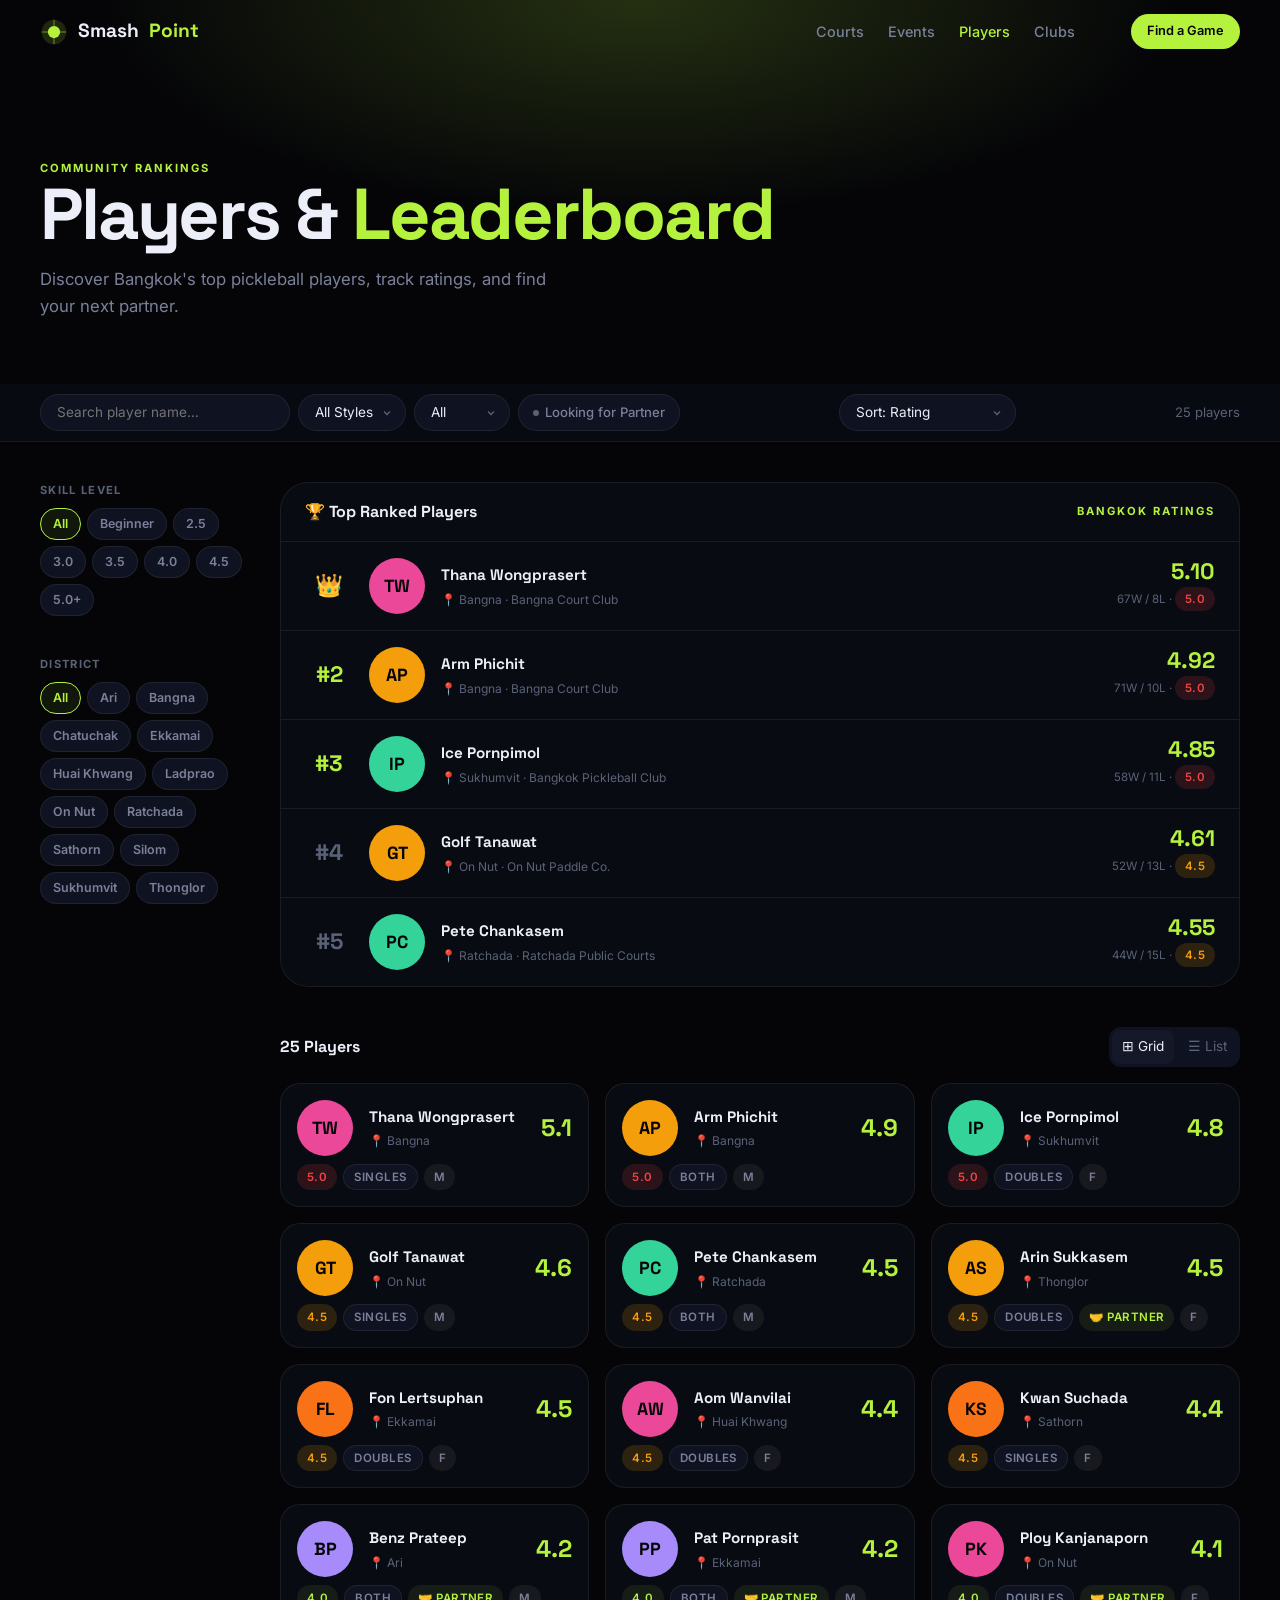
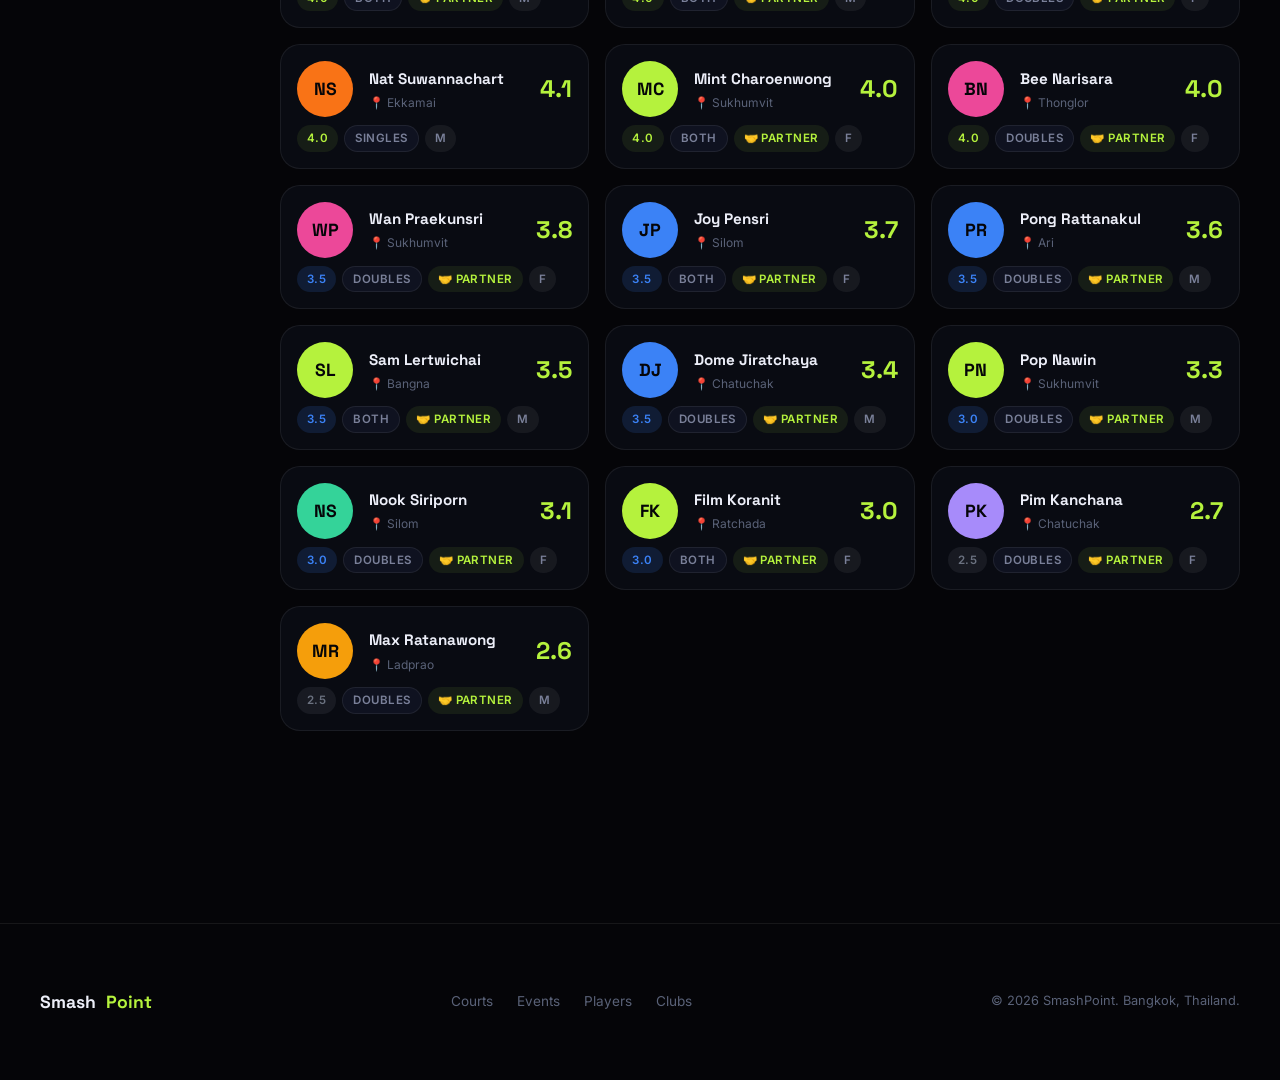
<file: pickleball-app/player-detail.html>
<!DOCTYPE html>
<html lang="en">
<head>
  <meta charset="UTF-8">
  <meta name="viewport" content="width=device-width, initial-scale=1.0">
  <title>Player — SmashPoint</title>
  <link rel="stylesheet" href="css/main.css">
  <style>
    .player-hero {
      padding-top: calc(var(--nav-h) + var(--space-3xl));
      padding-bottom: var(--space-2xl);
      padding-left: var(--space-xl);
      padding-right: var(--space-xl);
      position: relative;
      overflow: hidden;
      border-bottom: 1px solid var(--border);
    }
    .player-hero-glow {
      position: absolute;
      inset: 0;
      pointer-events: none;
    }
    .player-hero-inner {
      max-width: 1280px;
      margin: 0 auto;
      display: grid;
      grid-template-columns: auto 1fr auto;
      align-items: center;
      gap: var(--space-xl);
      position: relative;
      z-index: 2;
    }
    .player-avatar-xl {
      width: 100px;
      height: 100px;
      border-radius: 50%;
      display: flex;
      align-items: center;
      justify-content: center;
      font-family: var(--font-head);
      font-size: 2rem;
      font-weight: 700;
      color: #050508;
      flex-shrink: 0;
      box-shadow: 0 0 0 4px rgba(255,255,255,0.08);
    }
    .player-hero-name {
      font-family: var(--font-head);
      font-size: clamp(2rem, 5vw, 3.5rem);
      font-weight: 700;
      letter-spacing: -0.02em;
    }
    .player-hero-meta { display: flex; gap: var(--space-md); align-items: center; margin-top: var(--space-sm); flex-wrap: wrap; }
    .rating-display {
      text-align: right;
    }
    .rating-num {
      font-family: var(--font-head);
      font-size: 3.5rem;
      font-weight: 700;
      color: var(--accent);
      line-height: 1;
    }
    .rating-label {
      font-size: 0.72rem;
      color: var(--muted);
      text-transform: uppercase;
      letter-spacing: 0.1em;
      margin-top: 4px;
    }

    .player-stats-bar {
      background: var(--surface);
      border-bottom: 1px solid var(--border);
      padding: var(--space-md) var(--space-xl);
    }
    .player-stats-bar-inner {
      max-width: 1280px;
      margin: 0 auto;
      display: flex;
      gap: var(--space-2xl);
      flex-wrap: wrap;
    }
    .pstat { text-align: center; }
    .pstat-num {
      font-family: var(--font-head);
      font-size: 1.5rem;
      font-weight: 700;
      color: var(--text);
    }
    .pstat-label { font-size: 0.72rem; color: var(--muted); text-transform: uppercase; letter-spacing: 0.08em; }

    .player-content {
      max-width: 1280px;
      margin: 0 auto;
      padding: var(--space-2xl) var(--space-xl);
      display: grid;
      grid-template-columns: 1fr 340px;
      gap: var(--space-2xl);
    }

    .section-card {
      background: var(--surface);
      border: 1px solid var(--border);
      border-radius: var(--r-xl);
      padding: var(--space-lg);
      margin-bottom: var(--space-lg);
    }
    .section-card h3 {
      font-family: var(--font-head);
      font-size: 0.95rem;
      font-weight: 700;
      margin-bottom: var(--space-md);
      padding-bottom: var(--space-sm);
      border-bottom: 1px solid var(--border);
    }

    /* Radar chart */
    .radar-wrap {
      display: flex;
      justify-content: center;
      align-items: center;
      padding: var(--space-md) 0;
    }
    .radar-wrap svg text { fill: var(--muted); font-size: 10px; font-family: 'Inter', sans-serif; }

    /* Bio */
    .bio-text { font-size: 0.9rem; color: var(--muted2); line-height: 1.7; }

    /* Events list */
    .event-mini {
      display: flex;
      align-items: center;
      gap: var(--space-md);
      padding: var(--space-sm) 0;
      border-bottom: 1px solid var(--border);
    }
    .event-mini:last-child { border-bottom: none; }
    .event-mini-date {
      font-family: var(--font-head);
      font-size: 0.8rem;
      font-weight: 700;
      color: var(--accent);
      width: 70px;
      flex-shrink: 0;
    }
    .event-mini-name { font-size: 0.85rem; font-weight: 600; }
    .event-mini-sub { font-size: 0.72rem; color: var(--muted); }

    /* Back link */
    .back-link {
      display: inline-flex;
      align-items: center;
      gap: 6px;
      font-size: 0.82rem;
      color: var(--muted);
      margin-bottom: var(--space-md);
      transition: color 0.2s;
    }
    .back-link:hover { color: var(--accent); }

    @media (max-width: 900px) {
      .player-hero-inner { grid-template-columns: auto 1fr; }
      .rating-display { display: none; }
      .player-content { grid-template-columns: 1fr; }
      .player-hero, .player-stats-bar { padding-left: var(--space-md); padding-right: var(--space-md); }
    }
  </style>
</head>
<body data-page="players">
  <script src="js/data.js"></script>
  <script src="js/nav.js"></script>
  <div id="player-page"></div>

  <footer class="footer">
    <div class="footer-inner">
      <div class="footer-logo">Smash<span>Point</span></div>
      <div class="footer-links">
        <a href="courts.html">Courts</a>
        <a href="events.html">Events</a>
        <a href="players.html">Players</a>
        <a href="clubs.html">Clubs</a>
      </div>
      <div class="footer-copy">© 2026 SmashPoint. Bangkok, Thailand.</div>
    </div>
  </footer>

  <script>
    const params = new URLSearchParams(window.location.search);
    const pid = params.get('id');
    const player = players.find(p => p.id === pid);

    if (!player) {
      window.location.href = 'players.html';
    } else {
      document.title = player.name + ' — SmashPoint';
      const color = getAvatarColor(player.id);
      const initials = getInitials(player.name);
      const tier = getSkillTier(player.skill_level);
      const court = getCourtById(player.home_court_id);
      const club  = getClubById(player.club_id);
      const winRate = Math.round((player.wins / (player.wins + player.losses)) * 100);

      // Upcoming events (next 3 where skill matches or all)
      const playerEvents = events.filter(e =>
        e.skill_level === 'all' || e.skill_level === player.skill_level
      ).sort((a,b) => a.date.localeCompare(b.date)).slice(0, 4);

      // Radar data (simulated)
      const stats = {
        Power:     Math.min(5, Math.max(2, player.rating - 0.2 + Math.random() * 0.6)),
        Control:   Math.min(5, Math.max(2, player.rating + 0.1 + Math.random() * 0.4)),
        Serve:     Math.min(5, Math.max(2, player.rating - 0.3 + Math.random() * 0.7)),
        Net:       Math.min(5, Math.max(2, player.rating + 0.2 - Math.random() * 0.3)),
        Strategy:  Math.min(5, Math.max(2, player.rating - 0.1 + Math.random() * 0.5)),
        Stamina:   Math.min(5, Math.max(2, player.rating + 0.0 + Math.random() * 0.4))
      };
      const statKeys = Object.keys(stats);
      const n = statKeys.length;
      const cx = 100, cy = 100, r = 70;
      function polar(i, val) {
        const angle = (i / n) * 2 * Math.PI - Math.PI / 2;
        const d = (val / 5) * r;
        return [cx + d * Math.cos(angle), cy + d * Math.sin(angle)];
      }
      function labelPos(i) {
        const angle = (i / n) * 2 * Math.PI - Math.PI / 2;
        const d = r + 18;
        return [cx + d * Math.cos(angle), cy + d * Math.sin(angle)];
      }
      const gridLevels = [1,2,3,4,5];
      const gridPolygons = gridLevels.map(level => {
        const pts = statKeys.map((_,i) => polar(i, level).join(',')).join(' ');
        return `<polygon points="${pts}" fill="none" stroke="rgba(255,255,255,0.06)" stroke-width="1"/>`;
      }).join('');
      const dataPoints = statKeys.map((_,i) => polar(i, stats[statKeys[i]]).join(',')).join(' ');
      const labels = statKeys.map((k, i) => {
        const [x,y] = labelPos(i);
        return `<text x="${x}" y="${y}" text-anchor="middle" dominant-baseline="middle">${k}</text>`;
      }).join('');
      const radarSvg = `
        <svg viewBox="0 0 200 200" width="200" height="200">
          ${gridPolygons}
          ${statKeys.map((_,i) => {
            const [ex,ey] = polar(i, 5);
            return `<line x1="${cx}" y1="${cy}" x2="${ex}" y2="${ey}" stroke="rgba(255,255,255,0.06)" stroke-width="1"/>`;
          }).join('')}
          <polygon points="${dataPoints}" fill="${color}33" stroke="${color}" stroke-width="2"/>
          ${labels}
        </svg>
      `;

      document.getElementById('player-page').innerHTML = `
        <!-- Hero -->
        <div class="player-hero">
          <div class="player-hero-glow" style="background:radial-gradient(ellipse 50% 80% at 20% 0%, ${color}22, transparent 70%)"></div>
          <div class="player-hero-inner">
            <div class="player-avatar-xl" style="background:${color}">${initials}</div>
            <div>
              <a href="players.html" class="back-link">← All Players</a>
              <div class="player-hero-name">${player.name}</div>
              <div class="player-hero-meta">
                <span class="badge skill-${tier}">${player.skill_level} — ${getSkillLabel(player.skill_level)}</span>
                <span class="badge badge-surface">📍 ${player.district}</span>
                <span class="badge badge-surface">${player.playing_style}</span>
                ${player.looking_for_partner ? '<span class="badge badge-accent">🤝 Looking for partner</span>' : ''}
              </div>
            </div>
            <div class="rating-display">
              <div class="rating-num">${player.rating.toFixed(2)}</div>
              <div class="rating-label">DUPR Rating</div>
            </div>
          </div>
        </div>

        <!-- Stats bar -->
        <div class="player-stats-bar">
          <div class="player-stats-bar-inner">
            <div class="pstat"><div class="pstat-num">${player.rating.toFixed(2)}</div><div class="pstat-label">Rating</div></div>
            <div class="pstat"><div class="pstat-num">${player.wins}</div><div class="pstat-label">Wins</div></div>
            <div class="pstat"><div class="pstat-num">${player.losses}</div><div class="pstat-label">Losses</div></div>
            <div class="pstat"><div class="pstat-num">${winRate}%</div><div class="pstat-label">Win Rate</div></div>
            <div class="pstat"><div class="pstat-num">${player.games_played}</div><div class="pstat-label">Games</div></div>
            <div class="pstat"><div class="pstat-num">${court ? court.district : '—'}</div><div class="pstat-label">Home District</div></div>
            <div class="pstat"><div class="pstat-num">${player.member_since}</div><div class="pstat-label">Member Since</div></div>
          </div>
        </div>

        <!-- Content -->
        <div class="player-content">
          <div>
            <!-- Bio -->
            <div class="section-card">
              <h3>About</h3>
              <p class="bio-text">${player.bio}</p>
              ${club ? `<p class="bio-text" style="margin-top:var(--space-sm)">Member of <a href="club-detail.html?id=${club.id}" style="color:var(--accent)">${club.name}</a></p>` : ''}
            </div>

            <!-- Upcoming events -->
            <div class="section-card">
              <h3>Open Games in ${player.district}</h3>
              ${playerEvents.length === 0
                ? '<p style="color:var(--muted);font-size:0.85rem">No upcoming events found.</p>'
                : playerEvents.map(ev => {
                    const type = getEventTypeBadge(ev.type);
                    return `
                      <div class="event-mini">
                        <div class="event-mini-date">${formatDate(ev.date)}</div>
                        <div>
                          <div class="event-mini-name">${ev.title}</div>
                          <div class="event-mini-sub">${ev.time_start} · <span class="badge ${type.cls}" style="font-size:0.65rem">${type.label}</span></div>
                        </div>
                        <a href="events.html" class="btn btn-ghost btn-sm" style="margin-left:auto">View →</a>
                      </div>
                    `;
                  }).join('')
              }
            </div>
          </div>

          <!-- Right sidebar -->
          <aside>
            <!-- Radar -->
            <div class="section-card">
              <h3>Skill Breakdown</h3>
              <div class="radar-wrap">${radarSvg}</div>
            </div>

            <!-- Court info -->
            ${court ? `
              <div class="section-card">
                <h3>Home Court</h3>
                <div style="font-weight:600;font-size:0.9rem">${court.name}</div>
                <div style="font-size:0.78rem;color:var(--muted);margin-top:4px">📍 ${court.district} · ${court.courts_count} courts</div>
                <div style="font-size:0.78rem;color:var(--muted)">⏰ ${court.hours.open}–${court.hours.close}</div>
                <div style="margin-top:var(--space-md);display:flex;gap:var(--space-sm)">
                  <a href="courts.html" class="btn btn-outline btn-sm">Find Courts</a>
                </div>
              </div>
            ` : ''}

            <!-- Actions -->
            <div class="section-card">
              <h3>Connect</h3>
              <div style="display:flex;flex-direction:column;gap:var(--space-sm)">
                <button class="btn btn-fill" onclick="alert('Message feature coming soon!')">Message ${player.name.split(' ')[0]}</button>
                <button class="btn btn-outline" onclick="alert('Challenge sent!')">Challenge to a Match</button>
                <a href="events.html" class="btn btn-ghost">Find Open Play →</a>
              </div>
            </div>
          </aside>
        </div>
      `;
    }
  </script>
</body>
</html>
</file>
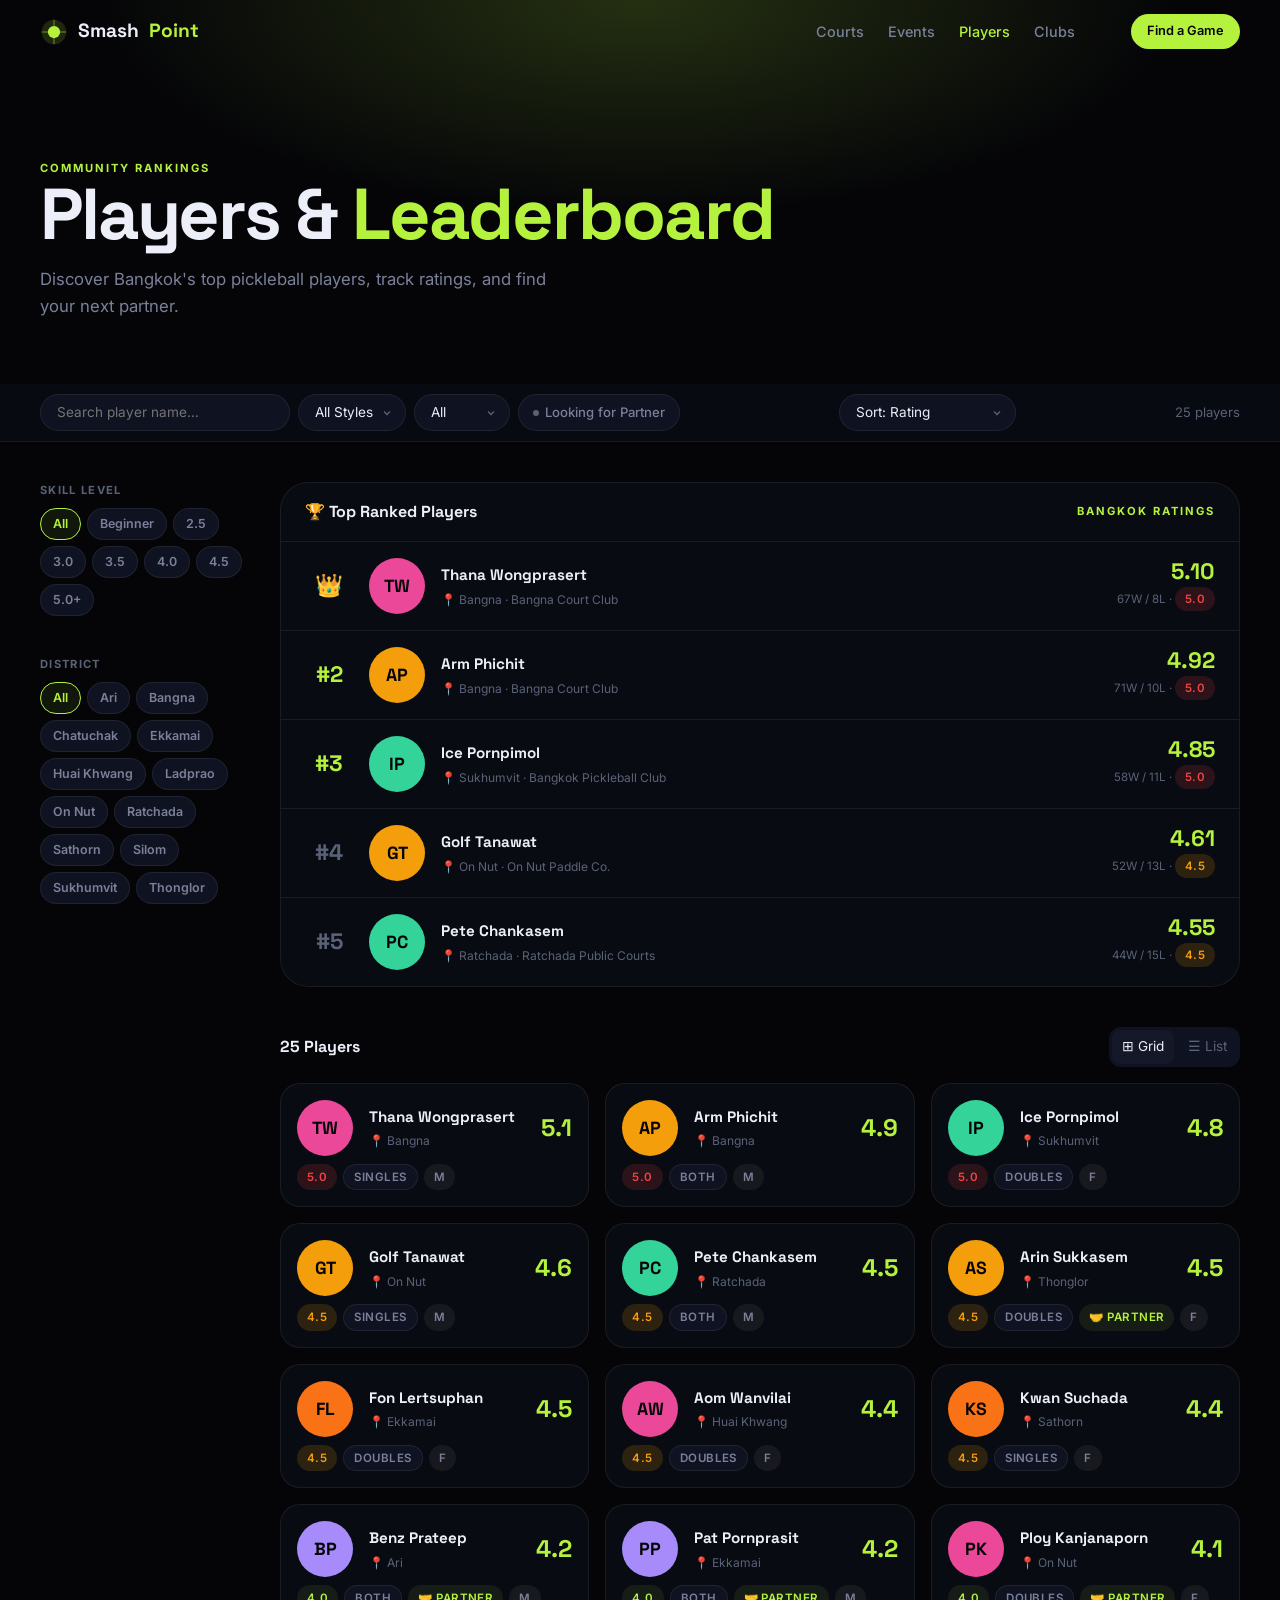
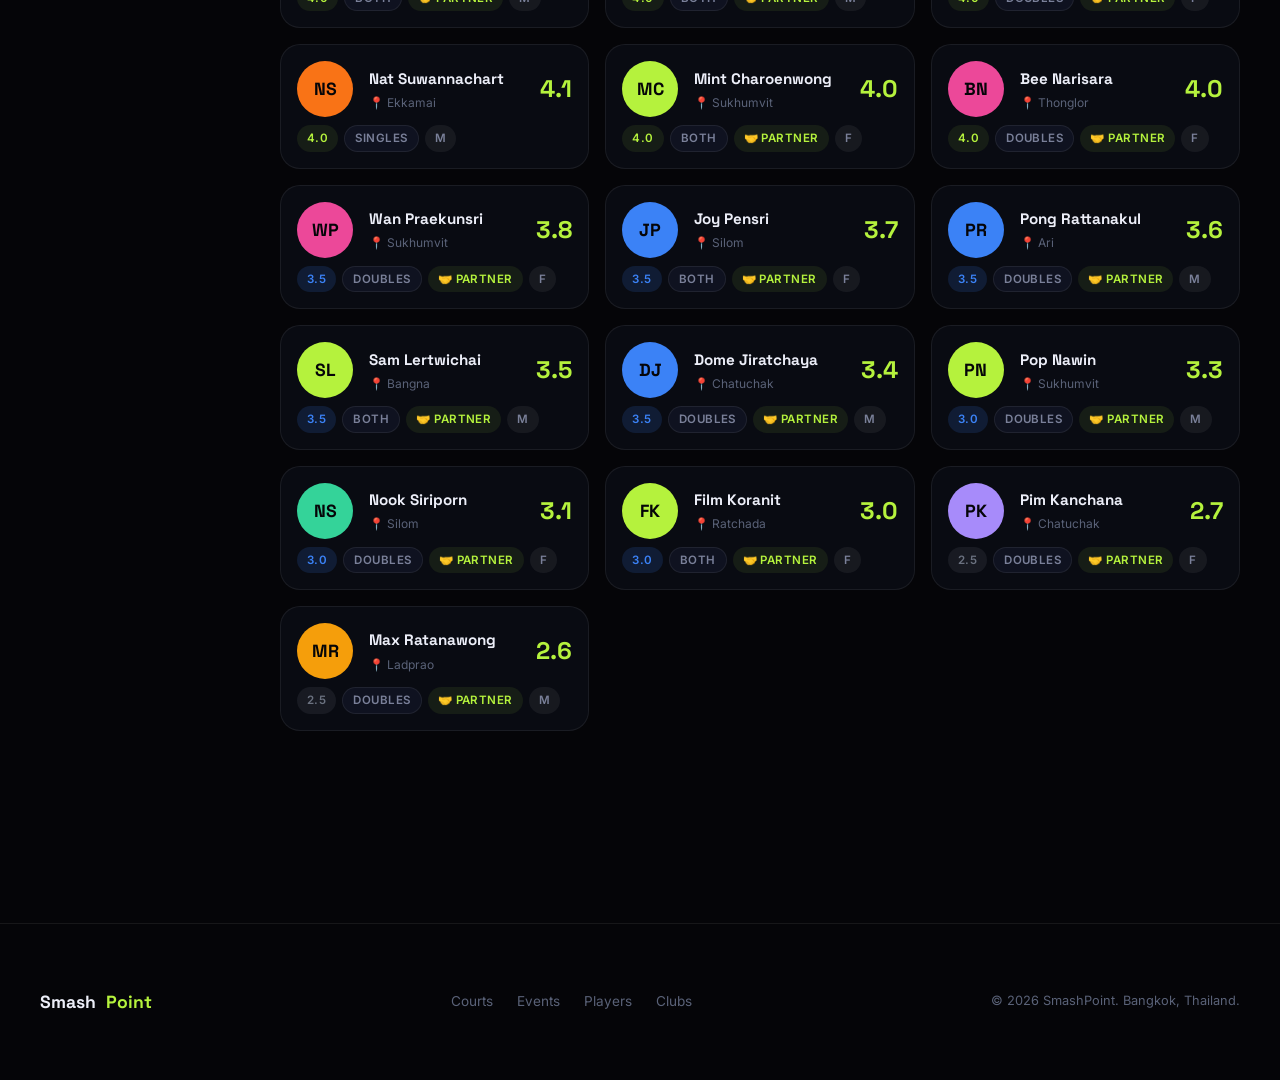
<file: pickleball-app/players.html>
<!DOCTYPE html>
<html lang="en">
<head>
  <meta charset="UTF-8">
  <meta name="viewport" content="width=device-width, initial-scale=1.0">
  <title>Players — SmashPoint</title>
  <link rel="stylesheet" href="css/main.css">
  <style>
    /* ── Layout ─────────────────────────────────────── */
    .players-layout {
      display: grid;
      grid-template-columns: 240px 1fr;
      gap: 0;
      max-width: 1280px;
      margin: 0 auto;
      padding: 0 var(--space-xl) var(--space-3xl);
    }

    /* ── Sidebar ─────────────────────────────────────── */
    .sidebar {
      padding: var(--space-xl) var(--space-md) 0 0;
      position: sticky;
      top: calc(var(--nav-h) + var(--space-md));
      align-self: start;
    }
    .sidebar-section { margin-bottom: var(--space-xl); }
    .sidebar-label {
      font-size: 0.7rem;
      font-weight: 700;
      letter-spacing: 0.12em;
      text-transform: uppercase;
      color: var(--muted);
      margin-bottom: var(--space-sm);
    }
    .pill-group {
      display: flex;
      flex-wrap: wrap;
      gap: 6px;
    }
    .pill {
      padding: 5px 12px;
      border-radius: var(--r-pill);
      font-size: 0.78rem;
      font-weight: 600;
      background: var(--surface2);
      color: var(--muted2);
      border: 1px solid var(--border);
      cursor: pointer;
      transition: all 0.2s;
    }
    .pill.active {
      background: var(--accent-dim);
      color: var(--accent);
      border-color: var(--accent);
    }
    .sidebar-select {
      width: 100%;
      background: var(--surface2);
      border: 1px solid var(--border);
      border-radius: var(--r-md);
      padding: 8px 12px;
      color: var(--text);
      font-size: 0.85rem;
      outline: none;
      cursor: pointer;
    }

    /* ── Main ─────────────────────────────────────────── */
    .players-main { padding-top: var(--space-xl); }

    /* ── Leaderboard ──────────────────────────────────── */
    .leaderboard {
      background: var(--surface);
      border: 1px solid var(--border);
      border-radius: var(--r-xl);
      overflow: hidden;
      margin-bottom: var(--space-xl);
    }
    .leaderboard-head {
      padding: var(--space-md) var(--space-lg);
      border-bottom: 1px solid var(--border);
      display: flex;
      align-items: center;
      justify-content: space-between;
    }
    .leaderboard-head h2 {
      font-family: var(--font-head);
      font-size: 1rem;
      font-weight: 700;
    }
    .lb-row {
      display: grid;
      grid-template-columns: 48px 1fr auto;
      align-items: center;
      padding: var(--space-md) var(--space-lg);
      border-bottom: 1px solid var(--border);
      gap: var(--space-md);
      cursor: pointer;
      transition: background 0.15s;
      text-decoration: none;
      color: inherit;
    }
    .lb-row:last-child { border-bottom: none; }
    .lb-row:hover { background: var(--surface2); }
    .lb-rank {
      font-family: var(--font-head);
      font-size: 1.4rem;
      font-weight: 700;
      color: var(--muted);
      text-align: center;
      line-height: 1;
    }
    .lb-rank.top { color: var(--accent); }
    .lb-rank.gold { color: var(--skill-elite); }
    .lb-info { display: flex; align-items: center; gap: var(--space-md); }
    .lb-name {
      font-family: var(--font-head);
      font-size: 0.95rem;
      font-weight: 700;
    }
    .lb-sub { font-size: 0.75rem; color: var(--muted); margin-top: 2px; }
    .lb-right { text-align: right; }
    .lb-rating {
      font-family: var(--font-head);
      font-size: 1.4rem;
      font-weight: 700;
      color: var(--accent);
      line-height: 1;
    }
    .lb-record { font-size: 0.72rem; color: var(--muted); margin-top: 3px; }

    /* ── Player grid ──────────────────────────────────── */
    .grid-header {
      display: flex;
      align-items: center;
      justify-content: space-between;
      margin-bottom: var(--space-md);
    }
    .grid-header h2 {
      font-family: var(--font-head);
      font-size: 1rem;
      font-weight: 700;
    }
    .players-grid {
      display: grid;
      grid-template-columns: repeat(3, 1fr);
      gap: var(--space-md);
    }
    .players-grid.list-view {
      grid-template-columns: 1fr;
    }

    .player-card {
      background: var(--surface);
      border: 1px solid var(--border);
      border-radius: var(--r-lg);
      padding: var(--space-md);
      cursor: pointer;
      transition: all 0.2s;
      text-decoration: none;
      display: block;
      color: inherit;
    }
    .player-card:hover {
      border-color: var(--border-hi);
      transform: translateY(-2px);
      box-shadow: 0 8px 24px rgba(0,0,0,0.3);
    }
    .player-card-top {
      display: flex;
      align-items: center;
      gap: var(--space-md);
      margin-bottom: var(--space-sm);
    }
    .player-info { flex: 1; }
    .player-name {
      font-family: var(--font-head);
      font-size: 0.95rem;
      font-weight: 700;
    }
    .player-rating-big {
      font-family: var(--font-head);
      font-size: 1.5rem;
      font-weight: 700;
      color: var(--accent);
      line-height: 1;
    }
    .player-tags {
      display: flex;
      gap: 6px;
      flex-wrap: wrap;
      margin-top: var(--space-sm);
    }

    /* List view row */
    .players-grid.list-view .player-card {
      display: grid;
      grid-template-columns: auto 1fr auto;
      align-items: center;
      gap: var(--space-md);
      padding: var(--space-sm) var(--space-md);
    }
    .players-grid.list-view .player-card-top { margin-bottom: 0; }
    .players-grid.list-view .player-tags { display: none; }

    @media (max-width: 900px) {
      .players-layout { grid-template-columns: 1fr; padding: 0 var(--space-md) var(--space-2xl); }
      .sidebar { position: static; padding: var(--space-md) 0 0; }
      .players-grid { grid-template-columns: repeat(2, 1fr); }
    }
    @media (max-width: 580px) {
      .players-grid { grid-template-columns: 1fr; }
    }
  </style>
</head>
<body data-page="players">
  <script src="js/data.js"></script>
  <script src="js/nav.js"></script>

  <!-- Page hero -->
  <div class="page-hero">
    <div class="page-hero-glow"></div>
    <div class="page-hero-inner">
      <div class="eyebrow">Community Rankings</div>
      <h1 class="page-title">Players &amp; <em>Leaderboard</em></h1>
      <p class="page-sub">Discover Bangkok's top pickleball players, track ratings, and find your next partner.</p>
    </div>
  </div>

  <!-- Filter bar -->
  <div class="filter-bar">
    <input type="text" class="filter-input" id="f-search" placeholder="Search player name…">
    <select class="filter-select" id="f-style">
      <option value="all">All Styles</option>
      <option value="singles">Singles</option>
      <option value="doubles">Doubles</option>
      <option value="both">Both</option>
    </select>
    <select class="filter-select" id="f-gender">
      <option value="all">All</option>
      <option value="M">Male</option>
      <option value="F">Female</option>
    </select>
    <button class="filter-toggle" id="f-partner"><span class="dot"></span>Looking for Partner</button>
    <select class="filter-select" id="f-sort" style="margin-left:auto">
      <option value="rating">Sort: Rating</option>
      <option value="games">Sort: Games Played</option>
      <option value="wins">Sort: Wins</option>
    </select>
    <span class="filter-count" id="f-count"></span>
  </div>

  <div class="players-layout">
    <!-- Sidebar -->
    <aside class="sidebar">
      <div class="sidebar-section">
        <div class="sidebar-label">Skill Level</div>
        <div class="pill-group" id="skill-pills">
          <button class="pill active" data-skill="all">All</button>
          <button class="pill" data-skill="beginner">Beginner</button>
          <button class="pill" data-skill="2.5">2.5</button>
          <button class="pill" data-skill="3.0">3.0</button>
          <button class="pill" data-skill="3.5">3.5</button>
          <button class="pill" data-skill="4.0">4.0</button>
          <button class="pill" data-skill="4.5">4.5</button>
          <button class="pill" data-skill="5.0">5.0+</button>
        </div>
      </div>
      <div class="sidebar-section">
        <div class="sidebar-label">District</div>
        <div class="pill-group" id="district-pills">
          <button class="pill active" data-district="all">All</button>
        </div>
      </div>
    </aside>

    <!-- Main content -->
    <main class="players-main">
      <!-- Top 5 Leaderboard -->
      <div class="leaderboard" id="leaderboard"></div>

      <!-- Full player grid -->
      <div class="grid-header">
        <h2 id="grid-title">All Players</h2>
        <div class="view-toggle">
          <button class="view-btn active" id="grid-btn" onclick="setView('grid')">⊞ Grid</button>
          <button class="view-btn" id="list-btn" onclick="setView('list')">☰ List</button>
        </div>
      </div>
      <div class="players-grid" id="players-grid"></div>
    </main>
  </div>

  <footer class="footer">
    <div class="footer-inner">
      <div class="footer-logo">Smash<span>Point</span></div>
      <div class="footer-links">
        <a href="courts.html">Courts</a>
        <a href="events.html">Events</a>
        <a href="players.html">Players</a>
        <a href="clubs.html">Clubs</a>
      </div>
      <div class="footer-copy">© 2026 SmashPoint. Bangkok, Thailand.</div>
    </div>
  </footer>

  <script src="js/players.js"></script>
</body>
</html>
</file>
<file: pickleball-app/css/main.css>
/* ─────────────────────────────────────────────────────────
   SmashPoint — Global Design System
   ───────────────────────────────────────────────────────── */

@import url('https://fonts.googleapis.com/css2?family=Space+Grotesk:wght@400;500;600;700&family=Inter:wght@400;500;600&display=swap');

/* ── Reset ────────────────────────────────────────────── */
*, *::before, *::after { box-sizing: border-box; margin: 0; padding: 0; }
html { scroll-behavior: smooth; }
body {
  font-family: var(--font-body);
  background: var(--bg);
  color: var(--text);
  line-height: 1.6;
  -webkit-font-smoothing: antialiased;
  overflow-x: hidden;
}
a { color: inherit; text-decoration: none; }
img, svg { display: block; max-width: 100%; }
ul { list-style: none; }
button { cursor: pointer; font: inherit; border: none; background: none; }
input, select { font: inherit; }

/* ── Design Tokens ────────────────────────────────────── */
:root {
  /* Backgrounds */
  --bg:        #050508;
  --surface:   #090b12;
  --surface2:  #0f1220;
  --surface3:  #141828;

  /* Borders */
  --border:    rgba(255,255,255,0.07);
  --border-hi: rgba(255,255,255,0.14);

  /* Text */
  --text:      #eceef8;
  --muted:     #5a6278;
  --muted2:    #7a8099;

  /* Brand: electric lime-green */
  --accent:       #b5f23d;
  --accent-glow:  rgba(181,242,61,0.18);
  --accent-dim:   rgba(181,242,61,0.08);

  /* Secondary: warm orange */
  --orange:       #f97316;
  --orange-glow:  rgba(249,115,22,0.15);

  /* Tertiary: electric blue */
  --blue:         #3b82f6;
  --blue-glow:    rgba(59,130,246,0.15);

  /* Skill rating tiers */
  --skill-beg:    #6b7280;
  --skill-mid:    #3b82f6;
  --skill-adv:    #b5f23d;
  --skill-elite:  #f59e0b;
  --skill-pro:    #ef4444;

  /* Typography */
  --font-head: 'Space Grotesk', sans-serif;
  --font-body: 'Inter', sans-serif;

  /* Spacing scale */
  --space-xs:  4px;
  --space-sm:  8px;
  --space-md:  16px;
  --space-lg:  24px;
  --space-xl:  40px;
  --space-2xl: 64px;
  --space-3xl: 96px;

  /* Border radius */
  --r-sm:  8px;
  --r-md:  12px;
  --r-lg:  20px;
  --r-xl:  28px;
  --r-pill: 100px;

  /* Nav */
  --nav-h: 64px;

  /* Transitions */
  --ease: cubic-bezier(0.4, 0, 0.2, 1);
  --ease-out: cubic-bezier(0, 0, 0.2, 1);
}

/* ── Grain Overlay ────────────────────────────────────── */
body::before {
  content: '';
  position: fixed;
  inset: 0;
  background-image: url("data:image/svg+xml,%3Csvg viewBox='0 0 256 256' xmlns='http://www.w3.org/2000/svg'%3E%3Cfilter id='noise'%3E%3CfeTurbulence type='fractalNoise' baseFrequency='0.9' numOctaves='4' stitchTiles='stitch'/%3E%3C/filter%3E%3Crect width='100%25' height='100%25' filter='url(%23noise)' opacity='0.04'/%3E%3C/svg%3E");
  pointer-events: none;
  z-index: 9999;
  opacity: 0.04;
}

/* ── Navigation ───────────────────────────────────────── */
.nav {
  position: fixed;
  top: 0;
  left: 0;
  right: 0;
  z-index: 1000;
  height: var(--nav-h);
  display: flex;
  align-items: center;
  padding: 0 var(--space-xl);
  transition: background 0.3s var(--ease), border-color 0.3s var(--ease);
  border-bottom: 1px solid transparent;
}
.nav.scrolled {
  background: rgba(5,5,8,0.88);
  backdrop-filter: blur(20px);
  -webkit-backdrop-filter: blur(20px);
  border-bottom-color: var(--border);
}
.nav-inner {
  width: 100%;
  max-width: 1280px;
  margin: 0 auto;
  display: flex;
  align-items: center;
  gap: var(--space-xl);
}
.nav-logo {
  display: flex;
  align-items: center;
  gap: 10px;
  font-family: var(--font-head);
  font-size: 1.2rem;
  font-weight: 700;
  color: var(--text);
  flex-shrink: 0;
}
.nav-logo svg { width: 28px; height: 28px; }
.nav-logo span { color: var(--accent); }
.nav-links {
  display: flex;
  align-items: center;
  gap: var(--space-lg);
  margin-left: auto;
}
.nav-links a {
  font-size: 0.9rem;
  font-weight: 500;
  color: var(--muted2);
  transition: color 0.2s;
}
.nav-links a:hover,
.nav-links a.active { color: var(--text); }
.nav-links a.active { color: var(--accent); }
.nav-cta {
  margin-left: var(--space-md);
}
.nav-hamburger {
  display: none;
  flex-direction: column;
  gap: 5px;
  width: 32px;
  margin-left: auto;
  cursor: pointer;
  padding: 4px;
}
.nav-hamburger span {
  display: block;
  height: 2px;
  background: var(--text);
  border-radius: 2px;
  transition: all 0.3s var(--ease);
}
.nav-hamburger.open span:nth-child(1) { transform: translateY(7px) rotate(45deg); }
.nav-hamburger.open span:nth-child(2) { opacity: 0; }
.nav-hamburger.open span:nth-child(3) { transform: translateY(-7px) rotate(-45deg); }

/* Mobile nav overlay */
.nav-overlay {
  display: none;
  position: fixed;
  inset: 0;
  top: var(--nav-h);
  background: rgba(5,5,8,0.97);
  backdrop-filter: blur(20px);
  z-index: 999;
  flex-direction: column;
  align-items: center;
  justify-content: center;
  gap: var(--space-xl);
  opacity: 0;
  pointer-events: none;
  transition: opacity 0.3s var(--ease);
}
.nav-overlay.open {
  display: flex;
  opacity: 1;
  pointer-events: all;
}
.nav-overlay a {
  font-family: var(--font-head);
  font-size: 2rem;
  font-weight: 700;
  color: var(--muted2);
  transition: color 0.2s;
}
.nav-overlay a:hover { color: var(--accent); }

/* ── Footer ───────────────────────────────────────────── */
.footer {
  border-top: 1px solid var(--border);
  padding: var(--space-2xl) var(--space-xl);
  margin-top: var(--space-3xl);
}
.footer-inner {
  max-width: 1280px;
  margin: 0 auto;
  display: flex;
  align-items: center;
  justify-content: space-between;
  gap: var(--space-xl);
  flex-wrap: wrap;
}
.footer-logo {
  display: flex;
  align-items: center;
  gap: 10px;
  font-family: var(--font-head);
  font-weight: 700;
  font-size: 1.1rem;
}
.footer-logo span { color: var(--accent); }
.footer-links {
  display: flex;
  gap: var(--space-lg);
}
.footer-links a {
  font-size: 0.85rem;
  color: var(--muted);
  transition: color 0.2s;
}
.footer-links a:hover { color: var(--text); }
.footer-copy {
  font-size: 0.8rem;
  color: var(--muted);
}

/* ── Buttons ──────────────────────────────────────────── */
.btn {
  display: inline-flex;
  align-items: center;
  gap: var(--space-sm);
  padding: 10px 22px;
  border-radius: var(--r-pill);
  font-size: 0.875rem;
  font-weight: 600;
  font-family: var(--font-body);
  transition: all 0.2s var(--ease);
  white-space: nowrap;
  cursor: pointer;
}
.btn-fill {
  background: var(--accent);
  color: #050508;
}
.btn-fill:hover {
  background: #c8ff45;
  transform: translateY(-1px);
  box-shadow: 0 8px 24px var(--accent-glow);
}
.btn-outline {
  border: 1px solid var(--border-hi);
  color: var(--text);
  background: transparent;
}
.btn-outline:hover {
  border-color: var(--accent);
  color: var(--accent);
  background: var(--accent-dim);
}
.btn-ghost {
  color: var(--muted2);
  background: transparent;
  padding-left: 0;
  padding-right: 0;
}
.btn-ghost:hover { color: var(--accent); }
.btn-sm {
  padding: 7px 16px;
  font-size: 0.8rem;
}
.btn-lg {
  padding: 14px 32px;
  font-size: 1rem;
}

/* ── Badges / Tags / Pills ────────────────────────────── */
.badge {
  display: inline-flex;
  align-items: center;
  gap: 5px;
  padding: 3px 10px;
  border-radius: var(--r-pill);
  font-size: 0.72rem;
  font-weight: 600;
  letter-spacing: 0.04em;
  text-transform: uppercase;
  white-space: nowrap;
}
.badge-accent  { background: var(--accent-dim);  color: var(--accent); }
.badge-orange  { background: var(--orange-glow); color: var(--orange); }
.badge-blue    { background: var(--blue-glow);   color: var(--blue); }
.badge-muted   { background: rgba(255,255,255,0.06); color: var(--muted2); }
.badge-surface { background: var(--surface2); color: var(--muted2); border: 1px solid var(--border); }

/* Skill badges */
.skill-beg   { background: rgba(107,114,128,0.15); color: var(--skill-beg); }
.skill-mid   { background: var(--blue-glow);        color: var(--skill-mid); }
.skill-adv   { background: var(--accent-dim);       color: var(--skill-adv); }
.skill-elite { background: rgba(245,158,11,0.15);   color: var(--skill-elite); }
.skill-pro   { background: rgba(239,68,68,0.15);    color: var(--skill-pro); }

/* ── Cards ────────────────────────────────────────────── */
.card {
  background: var(--surface);
  border: 1px solid var(--border);
  border-radius: var(--r-lg);
  padding: var(--space-lg);
  transition: border-color 0.25s var(--ease), box-shadow 0.25s var(--ease), transform 0.25s var(--ease);
}
.card:hover {
  border-color: var(--border-hi);
  box-shadow: 0 8px 32px rgba(0,0,0,0.4);
}
.card-accent:hover {
  border-color: var(--accent);
  box-shadow: 0 8px 32px var(--accent-glow);
}

/* ── Eyebrow Labels ───────────────────────────────────── */
.eyebrow {
  font-family: var(--font-body);
  font-size: 0.7rem;
  font-weight: 700;
  letter-spacing: 0.18em;
  text-transform: uppercase;
  color: var(--accent);
}

/* ── Section Layout ───────────────────────────────────── */
.section {
  padding: var(--space-3xl) var(--space-xl);
}
.container {
  max-width: 1280px;
  margin: 0 auto;
}
.section-head {
  margin-bottom: var(--space-2xl);
}
.section-title {
  font-family: var(--font-head);
  font-size: clamp(2rem, 4vw, 3rem);
  font-weight: 700;
  line-height: 1.1;
  letter-spacing: -0.02em;
  color: var(--text);
}
.section-sub {
  margin-top: var(--space-md);
  font-size: 1rem;
  color: var(--muted2);
  max-width: 560px;
}

/* ── Grid Layouts ─────────────────────────────────────── */
.grid-3 {
  display: grid;
  grid-template-columns: repeat(3, 1fr);
  gap: var(--space-lg);
}
.grid-4 {
  display: grid;
  grid-template-columns: repeat(4, 1fr);
  gap: var(--space-lg);
}
.grid-2 {
  display: grid;
  grid-template-columns: repeat(2, 1fr);
  gap: var(--space-lg);
}

/* ── Marquee ──────────────────────────────────────────── */
.marquee-wrap {
  overflow: hidden;
  border-top: 1px solid var(--border);
  border-bottom: 1px solid var(--border);
  padding: 14px 0;
  background: var(--surface);
}
.marquee-track {
  display: flex;
  gap: var(--space-xl);
  white-space: nowrap;
  animation: marquee-scroll 28s linear infinite;
  width: max-content;
}
.marquee-track:hover { animation-play-state: paused; }
.marquee-item {
  display: inline-flex;
  align-items: center;
  gap: var(--space-md);
  font-size: 0.8rem;
  font-weight: 600;
  color: var(--muted2);
  letter-spacing: 0.04em;
}
.marquee-item .dot {
  width: 4px; height: 4px;
  border-radius: 50%;
  background: var(--accent);
  flex-shrink: 0;
}
@keyframes marquee-scroll {
  from { transform: translateX(0); }
  to   { transform: translateX(-50%); }
}

/* ── Filter Bar ───────────────────────────────────────── */
.filter-bar {
  position: sticky;
  top: var(--nav-h);
  z-index: 100;
  background: rgba(9,11,18,0.95);
  backdrop-filter: blur(16px);
  -webkit-backdrop-filter: blur(16px);
  border-bottom: 1px solid var(--border);
  padding: 10px var(--space-xl);
  display: flex;
  align-items: center;
  gap: var(--space-sm);
  flex-wrap: wrap;
}
.filter-input {
  background: var(--surface2);
  border: 1px solid var(--border);
  border-radius: var(--r-pill);
  padding: 7px 16px;
  color: var(--text);
  font-size: 0.85rem;
  outline: none;
  transition: border-color 0.2s;
  min-width: 200px;
}
.filter-input:focus { border-color: var(--accent); }
.filter-select {
  background: var(--surface2);
  border: 1px solid var(--border);
  border-radius: var(--r-pill);
  padding: 7px 16px;
  color: var(--text);
  font-size: 0.85rem;
  outline: none;
  cursor: pointer;
  transition: border-color 0.2s;
  appearance: none;
  -webkit-appearance: none;
  background-image: url("data:image/svg+xml,%3Csvg xmlns='http://www.w3.org/2000/svg' width='12' height='12' viewBox='0 0 24 24' fill='none' stroke='%235a6278' stroke-width='2.5'%3E%3Cpolyline points='6 9 12 15 18 9'/%3E%3C/svg%3E");
  background-repeat: no-repeat;
  background-position: right 12px center;
  padding-right: 32px;
}
.filter-select:focus { border-color: var(--accent); }
.filter-toggle {
  display: flex;
  align-items: center;
  gap: 6px;
  padding: 7px 14px;
  border-radius: var(--r-pill);
  border: 1px solid var(--border);
  background: var(--surface2);
  color: var(--muted2);
  font-size: 0.82rem;
  font-weight: 500;
  cursor: pointer;
  transition: all 0.2s;
  white-space: nowrap;
}
.filter-toggle.active {
  border-color: var(--accent);
  color: var(--accent);
  background: var(--accent-dim);
}
.filter-toggle .dot {
  width: 6px; height: 6px;
  border-radius: 50%;
  background: var(--muted);
  transition: background 0.2s;
}
.filter-toggle.active .dot { background: var(--accent); }
.filter-reset {
  margin-left: auto;
  font-size: 0.8rem;
  color: var(--muted);
  cursor: pointer;
  transition: color 0.2s;
}
.filter-reset:hover { color: var(--accent); }
.filter-count {
  font-size: 0.82rem;
  color: var(--muted);
  margin-left: auto;
}

/* ── Avatar ───────────────────────────────────────────── */
.avatar {
  width: 40px;
  height: 40px;
  border-radius: 50%;
  display: flex;
  align-items: center;
  justify-content: center;
  font-family: var(--font-head);
  font-weight: 700;
  font-size: 0.85rem;
  flex-shrink: 0;
  color: #050508;
}
.avatar-lg { width: 56px; height: 56px; font-size: 1.1rem; }
.avatar-xl { width: 80px; height: 80px; font-size: 1.5rem; }

/* ── Progress Bar ─────────────────────────────────────── */
.progress-bar {
  height: 3px;
  background: var(--surface3);
  border-radius: var(--r-pill);
  overflow: hidden;
  margin-top: var(--space-sm);
}
.progress-fill {
  height: 100%;
  background: var(--accent);
  border-radius: var(--r-pill);
  transition: width 0.6s var(--ease-out);
}
.progress-fill.orange { background: var(--orange); }
.progress-fill.red    { background: #ef4444; }

/* ── Stars ────────────────────────────────────────────── */
.stars { display: flex; gap: 2px; }
.star { color: var(--skill-elite); font-size: 0.75rem; }
.star.empty { color: var(--surface3); }

/* ── Page header (non-home pages) ─────────────────────── */
.page-hero {
  padding-top: calc(var(--nav-h) + var(--space-3xl));
  padding-bottom: var(--space-2xl);
  padding-left: var(--space-xl);
  padding-right: var(--space-xl);
  position: relative;
  overflow: hidden;
}
.page-hero-inner {
  max-width: 1280px;
  margin: 0 auto;
  position: relative;
  z-index: 2;
}
.page-hero-glow {
  position: absolute;
  inset: 0;
  background: radial-gradient(ellipse 60% 80% at 50% 0%, var(--accent-glow), transparent 70%);
  pointer-events: none;
}
.page-title {
  font-family: var(--font-head);
  font-size: clamp(2.5rem, 6vw, 4.5rem);
  font-weight: 700;
  letter-spacing: -0.03em;
  line-height: 1.0;
}
.page-title em { color: var(--accent); font-style: normal; }
.page-sub {
  margin-top: var(--space-md);
  font-size: 1.05rem;
  color: var(--muted2);
  max-width: 520px;
}

/* ── Amenity Icon Row ─────────────────────────────────── */
.amenities {
  display: flex;
  gap: var(--space-sm);
  flex-wrap: wrap;
  margin-top: var(--space-sm);
}
.amenity {
  display: inline-flex;
  align-items: center;
  gap: 4px;
  font-size: 0.75rem;
  color: var(--muted2);
}

/* ── Stats Row ────────────────────────────────────────── */
.stat-row {
  display: flex;
  gap: var(--space-xl);
  flex-wrap: wrap;
}
.stat-item { text-align: center; }
.stat-num {
  font-family: var(--font-head);
  font-size: 2rem;
  font-weight: 700;
  color: var(--accent);
  line-height: 1;
}
.stat-label {
  font-size: 0.75rem;
  color: var(--muted);
  margin-top: 4px;
  text-transform: uppercase;
  letter-spacing: 0.08em;
}

/* ── Empty State ──────────────────────────────────────── */
.empty-state {
  text-align: center;
  padding: var(--space-3xl) var(--space-xl);
  color: var(--muted);
}
.empty-state .icon { font-size: 2.5rem; margin-bottom: var(--space-md); }
.empty-state p { font-size: 0.9rem; margin-top: var(--space-sm); }

/* ── Divider ──────────────────────────────────────────── */
.divider {
  height: 1px;
  background: var(--border);
  margin: var(--space-xl) 0;
}

/* ── View Toggle ──────────────────────────────────────── */
.view-toggle {
  display: flex;
  gap: 4px;
  background: var(--surface2);
  border-radius: var(--r-md);
  padding: 3px;
}
.view-btn {
  padding: 6px 10px;
  border-radius: var(--r-sm);
  color: var(--muted);
  font-size: 0.85rem;
  transition: all 0.2s;
  cursor: pointer;
}
.view-btn.active {
  background: var(--surface3);
  color: var(--text);
}

/* ── Tilt Card (JS-enhanced) ──────────────────────────── */
[data-tilt] { transform-style: preserve-3d; }

/* ── Scroll indicator ─────────────────────────────────── */
.scroll-indicator {
  display: flex;
  flex-direction: column;
  align-items: center;
  gap: 6px;
  font-size: 0.72rem;
  font-weight: 500;
  letter-spacing: 0.12em;
  text-transform: uppercase;
  color: var(--muted);
}
.scroll-indicator::after {
  content: '';
  width: 1px;
  height: 48px;
  background: linear-gradient(to bottom, var(--muted), transparent);
}

/* ── Leaderboard rows (shared: home + players pages) ─── */
.lb-row {
  display: grid;
  grid-template-columns: 48px 1fr auto;
  align-items: center;
  padding: var(--space-md) var(--space-lg);
  border-bottom: 1px solid var(--border);
  gap: var(--space-md);
  cursor: pointer;
  transition: background 0.15s;
  text-decoration: none;
  color: inherit;
}
.lb-row:last-child { border-bottom: none; }
.lb-row:hover { background: var(--surface2); }
.lb-rank {
  font-family: var(--font-head);
  font-size: 1.4rem;
  font-weight: 700;
  color: var(--muted);
  text-align: center;
  line-height: 1;
}
.lb-rank.top  { color: var(--accent); }
.lb-rank.gold { color: var(--skill-elite); }
.lb-info { display: flex; align-items: center; gap: var(--space-md); }
.lb-name { font-family: var(--font-head); font-size: 0.95rem; font-weight: 700; }
.lb-sub  { font-size: 0.75rem; color: var(--muted); margin-top: 2px; }
.lb-right { text-align: right; }
.lb-rating {
  font-family: var(--font-head);
  font-size: 1.4rem;
  font-weight: 700;
  color: var(--accent);
  line-height: 1;
}
.lb-record { font-size: 0.72rem; color: var(--muted); margin-top: 3px; }

/* ── Rank Badges ──────────────────────────────────────── */
.rank-badge {
  font-family: var(--font-head);
  font-size: 0.72rem;
  font-weight: 700;
  padding: 2px 8px;
  border-radius: var(--r-pill);
  white-space: nowrap;
  display: inline-block;
  line-height: 1.6;
}
.rank-drop     { color: #ef4444; background: rgba(239,68,68,0.12);      border: 1px solid rgba(239,68,68,0.3); }
.rank-baseline { color: var(--muted2); background: var(--surface2);     border: 1px solid var(--border); }
.rank-rising   { color: var(--blue); background: rgba(59,130,246,0.12); border: 1px solid rgba(59,130,246,0.3); }
.rank-strong   { color: var(--accent); background: var(--accent-dim);   border: 1px solid rgba(181,242,61,0.3); }
.rank-elite    { color: #f59e0b; background: rgba(245,158,11,0.12);     border: 1px solid rgba(245,158,11,0.3); }
.rank-pro      { color: #a78bfa; background: rgba(167,139,250,0.12);    border: 1px solid rgba(167,139,250,0.3); }

/* ── Responsive ───────────────────────────────────────── */
@media (max-width: 1024px) {
  .grid-4 { grid-template-columns: repeat(2, 1fr); }
}
@media (max-width: 900px) {
  .nav-links, .nav-cta { display: none; }
  .nav-hamburger { display: flex; }
  .grid-3 { grid-template-columns: repeat(2, 1fr); }
  .grid-2 { grid-template-columns: 1fr; }
  .section { padding: var(--space-2xl) var(--space-md); }
  .filter-bar { padding: 8px var(--space-md); }
  .page-hero { padding-left: var(--space-md); padding-right: var(--space-md); }
}
@media (max-width: 580px) {
  .grid-3, .grid-4 { grid-template-columns: 1fr; }
  .filter-input { min-width: 100%; }
  .stat-row { gap: var(--space-lg); }
}
</file>
